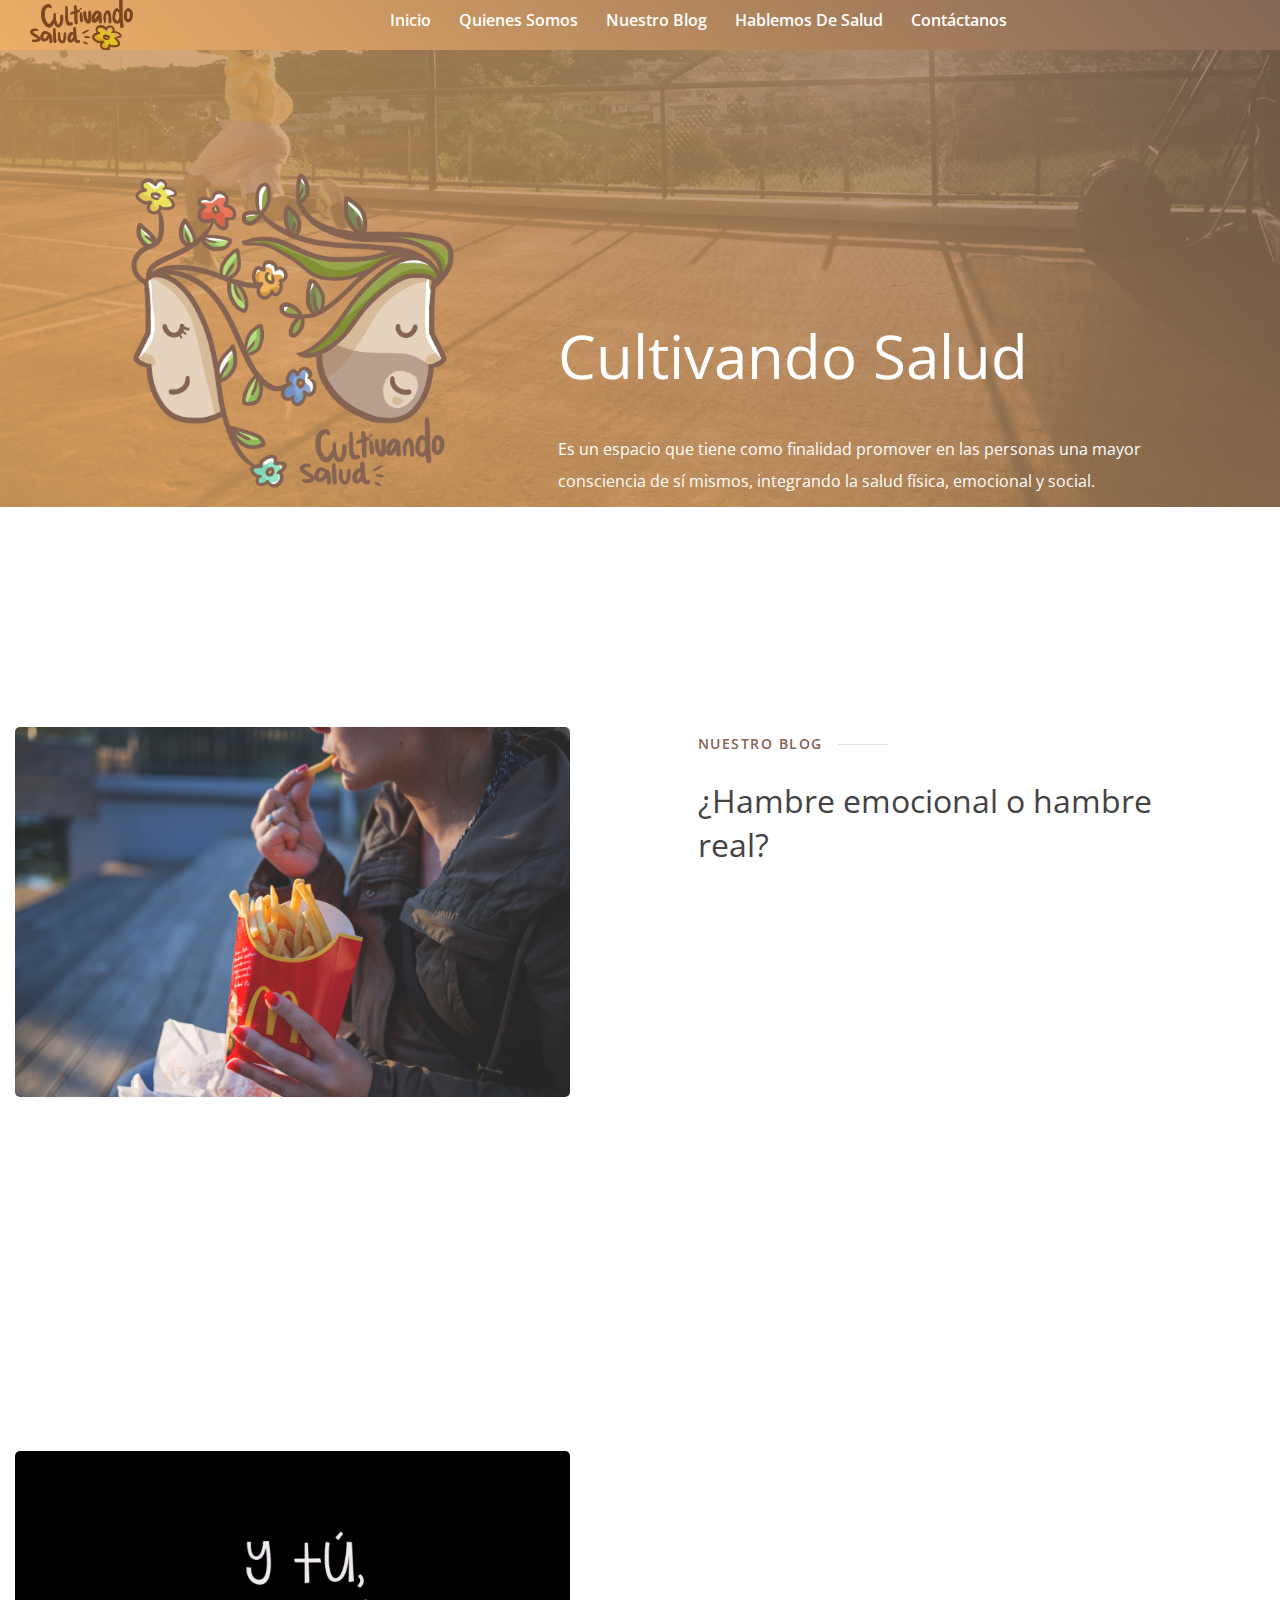
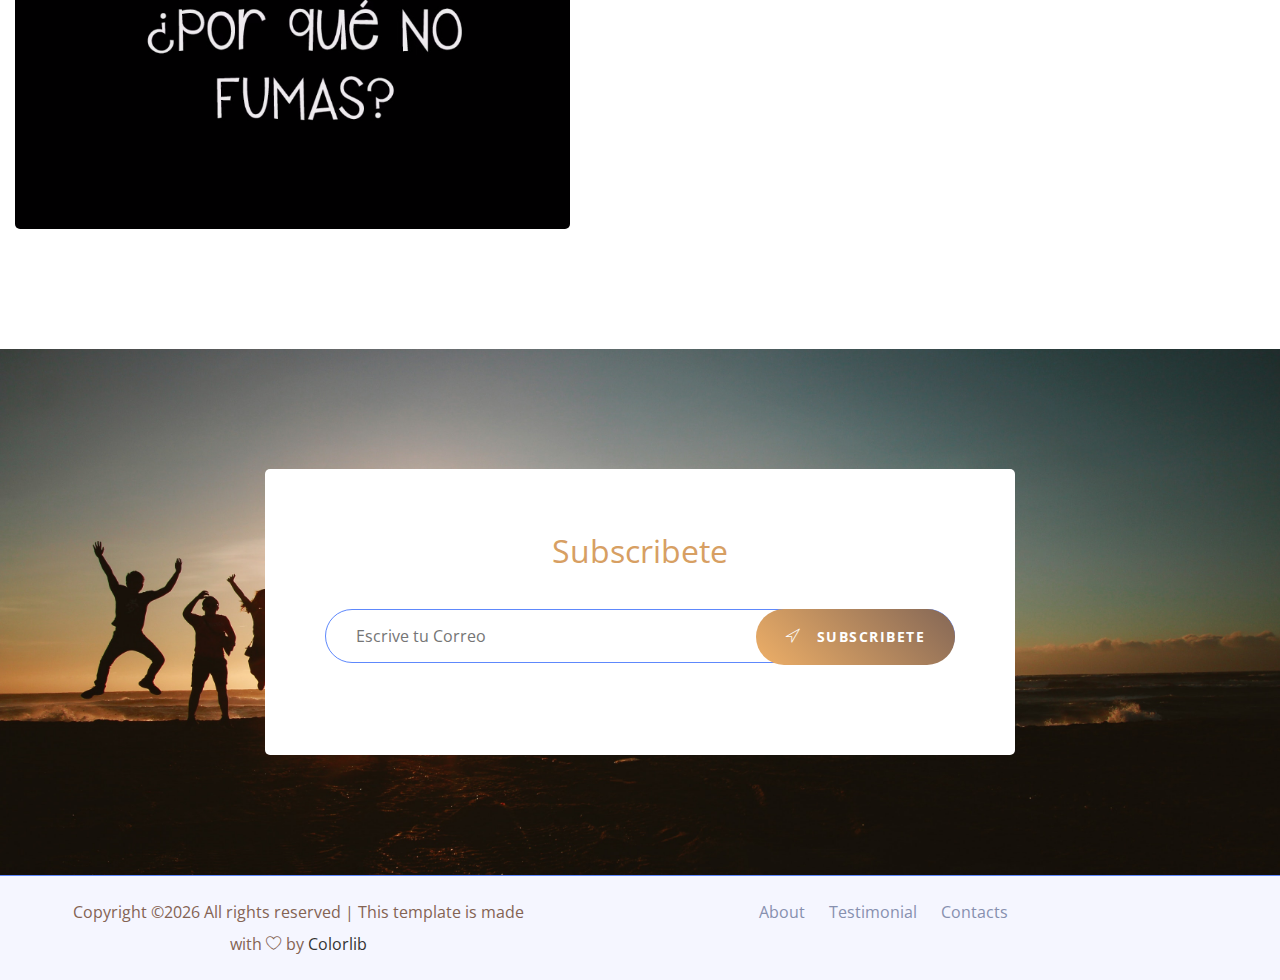
<file: appy/index.html>
<!doctype html>
<html class="no-js" lang="zxx">

<head>
    <meta charset="utf-8">
    <meta name="author" content="Sumon Rahman">
    <meta name="description" content="">
    <meta name="keywords" content="HTML,CSS,XML,JavaScript">
    <meta http-equiv="x-ua-compatible" content="ie=edge">
    <meta name="viewport" content="width=device-width, initial-scale=1.0">
    <!-- Title -->
    <title>Cultivando Salud</title>
    <!-- Place favicon.ico in the root directory -->
    <link rel="apple-touch-icon" href="images/apple-touch-icon.png">
    <link rel="shortcut icon" type="image/ico" href="images/favicon.ico" />
    <!-- Plugin-CSS -->
    <link rel="stylesheet" href="css/bootstrap.min.css">
    <link rel="stylesheet" href="css/owl.carousel.min.css">
    <link rel="stylesheet" href="css/linearicons.css">
    <link rel="stylesheet" href="css/magnific-popup.css">
    <link rel="stylesheet" href="css/animate.css">
    <!-- Main-Stylesheets -->
    <link rel="stylesheet" href="css/normalize.css">
    <link rel="stylesheet" href="style.css">
    <link rel="stylesheet" href="css/responsive.css">   
    <script src="js/vendor/modernizr-2.8.3.min.js"></script>
</head>

<body data-spy="scroll" data-target=".mainmenu-area">

    <nav class="mainmenu-area" data-spy="affix" data-offset-top="200">
        <div class="container-fluid">
            <div class="navbar-header">
                <button type="button" class="navbar-toggle" data-toggle="collapse" data-target="#primary_menu">
                    <span class="icon-bar"></span>
                    <span class="icon-bar"></span>
                    <span class="icon-bar"></span>
                </button>
               
                <a class="navbar-brand" href="#"><img src="images/cs.png" alt=/"cs" width=></a></div>
            <div class="collapse navbar-collapse" id="primary_menu">
                
                <ul class="nav navbar-nav mainmenu">
                    
                    <li><a href="index.html">Inicio</a></li>
                    <li><a href="quienessomos.html">Quienes somos</a></li>
                    <li><a href="nuestroblog.html">Nuestro Blog</a></li>
                    <li><a href="hablemosdesalud.html">Hablemos de salud</a></li>
                    <li><a href="contactanos.html">Contáctanos</a></li>
                </ul>
               
            </div>
        </div>
    </nav>
    <!-- MainMenu-Area-End -->
    <!-- Home-Area -->
    <header class="home-area overlay" id="home_page">
        <div class="container">
            <div class="row">
                <div class="col-xs-12 hidden-sm col-md-5">
                    <figure class="mobile-image wow fadeInUp" data-wow-delay="0.2s">
                        <img src="images/logo.png" alt="" class="logo_2">
                    </figure>
                </div>
                <div class="col-xs-12 col-md-7">
                    <div class="space-80 hidden-xs"></div>
                    <h1 class="wow fadeInUp" data-wow-delay="0.4s">Cultivando Salud</h1>
                    <div class="space-20"></div>
                    <div class="desc wow fadeInUp" data-wow-delay="0.6s">
                        <p>Es un espacio que tiene como finalidad promover en las personas una mayor consciencia de sí mismos, integrando la salud física, emocional y social.</p>
                    </div>
            </div>
        </div>
    </header>
    
    <section class="video-area section-padding">
        <div class="container">
            <div class="row">
                <div class="col-xs-12 col-md-6">
                    <div class="video-photo">
                       <img src="images/hambre2.jpg">
                    </div>
                </div>
                <div class="col-xs-12 col-md-5 col-md-offset-1">
                    <div class="space-60 hidden visible-xs"></div>
                    <div class="page-title">
                        <h5 class="title wow fadeInUp" data-wow-delay="0.2s">Nuestro blog</h5>
                        <div class="space-10"></div>
                        <h3 class="dark-color wow fadeInUp" data-wow-delay="0.4s">¿Hambre emocional o hambre real?</h3>
                        <div class="space-20"></div>
                        <div class="desc wow fadeInUp" data-wow-delay="0.6s">
                            <p>¿Te ha pasado? ¿Tienes mucha hambre a pesar de ya haber comido? Muchos decimos inmediatamente “es por la ansiedad”, y en muchos casos es cierto, la ansiedad no nos permite quedarnos quietos y pareciese que lo único que logra calmarnos es comer algo, para así estar “ocupados” en algo… ¿pero qué tan cierto es eso?</p>
                        </div>
                        <div class="space-50"></div>
                        <a href="single.html" class="bttn-default wow fadeInUp" data-wow-delay="0.8s">Entra aquí</a>
                    </div>
                </div>
            </div>
        </div>
    </section>

    <section class="video-area section-padding">
        <div class="container">
            <div class="row">
                <div class="col-xs-12 col-md-6">
                   
                    <div class="video-photo"> 
                     <img src="images/porquenofumas.png">                    
               
                    </div>
                </div>
                <div class="col-xs-12 col-md-5 col-md-offset-1">
                    <div class="space-60 hidden visible-xs"></div>
                    <div class="page-title">
                        <h5 class="title wow fadeInUp" data-wow-delay="0.2s">Hablemos de salud</h5>
                        <div class="space-10"></div>
                        <h3 class="dark-color wow fadeInUp" data-wow-delay="0.4s">Motivos para no fumar</h3>
                        <div class="space-20"></div>
                        <div class="desc wow fadeInUp" data-wow-delay="0.6s">
                            <p>Varias personas nos cuentan sus motivos para no fumar o porque han dejado de fumar en el dia del no fumador</p>
                        </div>
                        <div class="space-50"></div>
                        <a href="hablemosdesalud.html" class="bttn-default wow fadeInUp" data-wow-delay="0.8s">Entra aquí</a>
                    </div>
                </div>
            </div>
        </div>
    </section>  
   
    <section class="subscribe-area section-padding">
        <div class="container">
            <div class="row">
                <div class="col-xs-12 col-sm-8 col-sm-offset-2">
                    <div class="subscribe-form text-center">
                        <h3 class="blue-color">Subscribete  </h3>
                        <div class="space-20"></div>
                        <form id="mc-form">
                            <input type="email" class="control" placeholder="Escrive tu Correo" required="required" id="mc-email">
                            <button class="bttn-white active" type="submit"><span class="lnr lnr-location"></span> Subscribete</button>
                            <label class="mt10" for="mc-email"></label>
                        </form>
                    </div>
                </div>
            </div>
        </div>
    </section>
    <!-- Subscribe-Form-Area -->
    <!-- Footer-Area -->
  <!-- Footer-Area -->
    <footer class="footer-area" id="contact_page">
       
        <!-- Footer-Bootom -->
        <div class="footer-bottom">
            <div class="container">
                <div class="row">
                    <div class="col-xs-12 col-md-5">
                        <!-- Link back to Colorlib can't be removed. Template is licensed under CC BY 3.0. -->
            <span>Copyright &copy;<script>document.write(new Date().getFullYear());</script> All rights reserved | This template is made with <i class="lnr lnr-heart" aria-hidden="true"></i> by <a href="https://colorlib.com" target="_blank">Colorlib</a></span>
            <!-- Link back to Colorlib can't be removed. Template is licensed under CC BY 3.0. -->
                        <div class="space-30 hidden visible-xs"></div>
                    </div>
                    <div class="col-xs-12 col-md-7">
                        <div class="footer-menu">
                            <ul>
                                <li><a href="#">About</a></li>
                                <li><a href="#">Testimonial</a></li>
                                <li><a href="#">Contacts</a></li>
                            </ul>
                        </div>
                    </div>
                </div>
            </div>
        </div>
        <!-- Footer-Bootom-End -->
    </footer>
    <!-- Footer-Area-End -->
    <!--Vendor-JS-->
    <script src="js/vendor/jquery-1.12.4.min.js"></script>
    <script src="js/vendor/jquery-ui.js"></script>
    <script src="js/vendor/bootstrap.min.js"></script>
    <!--Plugin-JS-->
    <script src="js/owl.carousel.min.js"></script>
    <script src="js/contact-form.js"></script>
    <script src="js/ajaxchimp.js"></script>
    <script src="js/scrollUp.min.js"></script>
    <script src="js/magnific-popup.min.js"></script>
    <script src="js/wow.min.js"></script>
    <!--Main-active-JS-->
    <script src="js/main.js"></script>
</body>

</html>
</file>
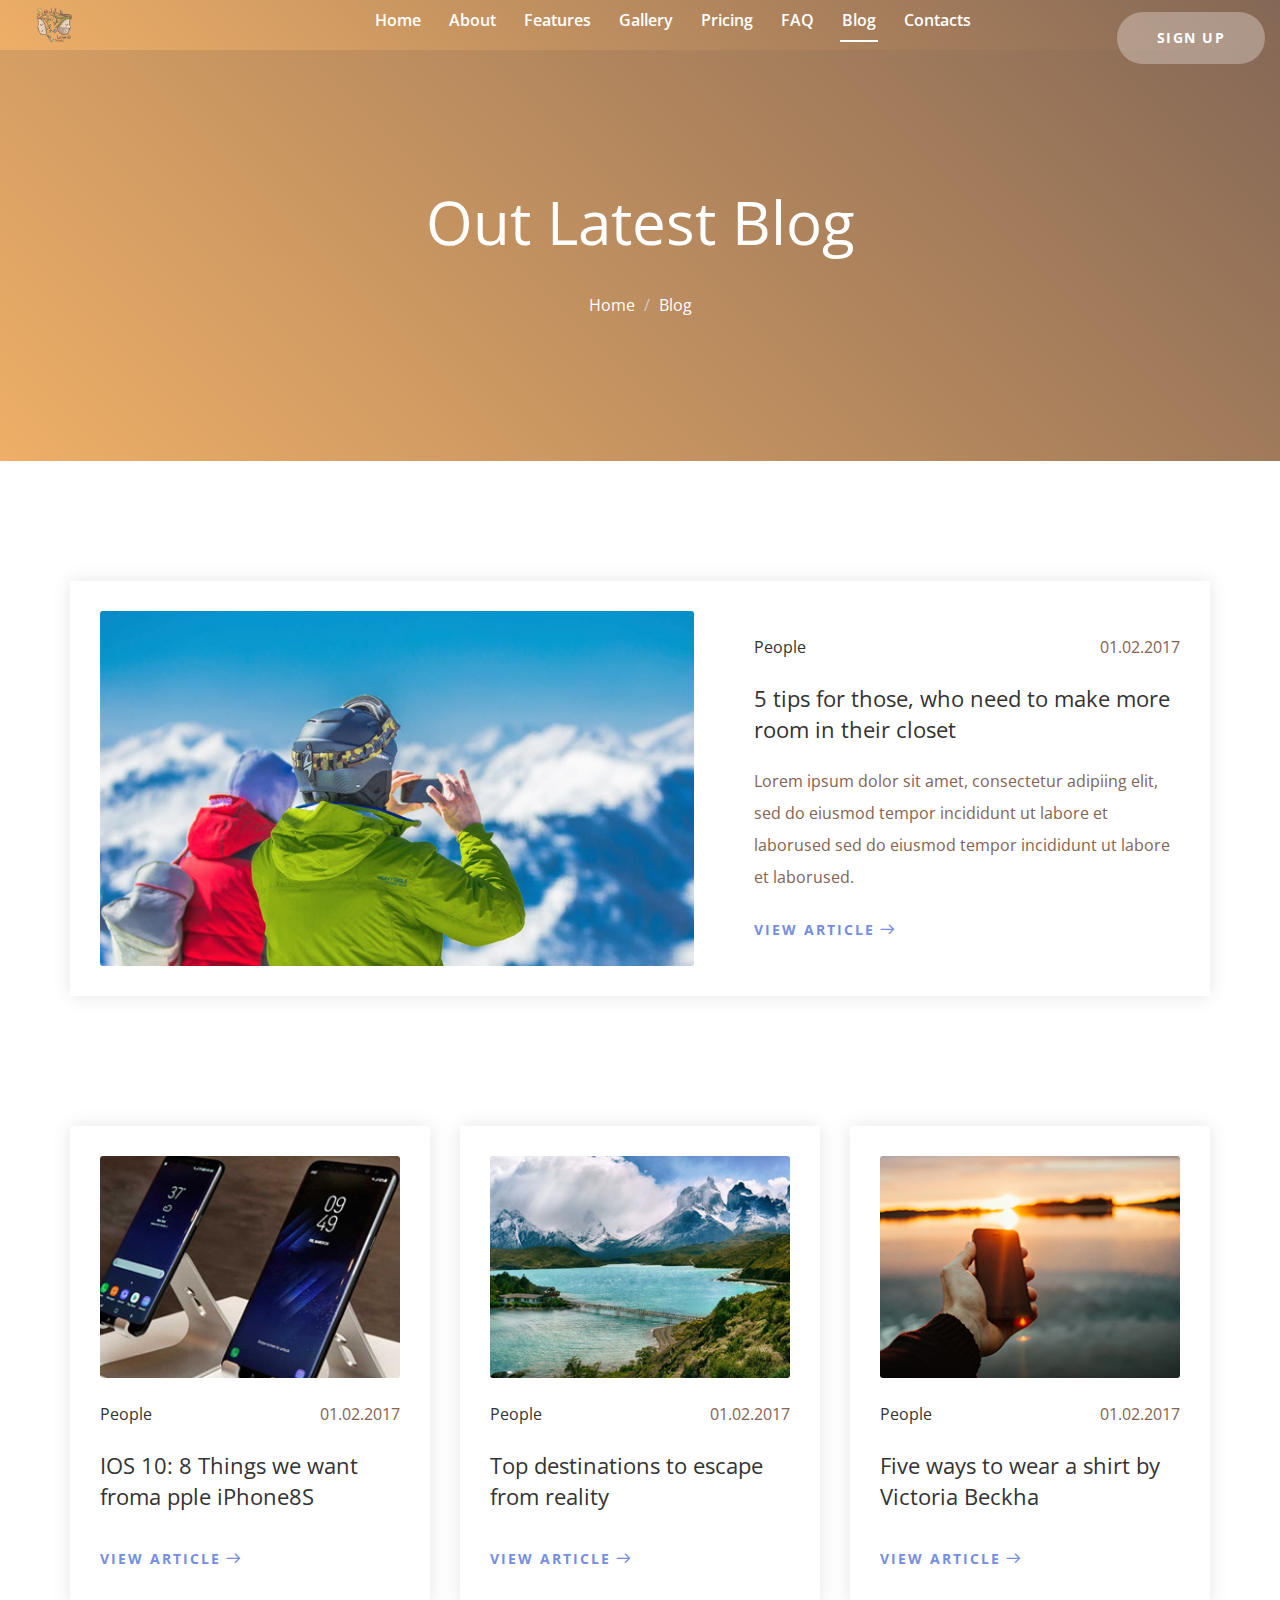
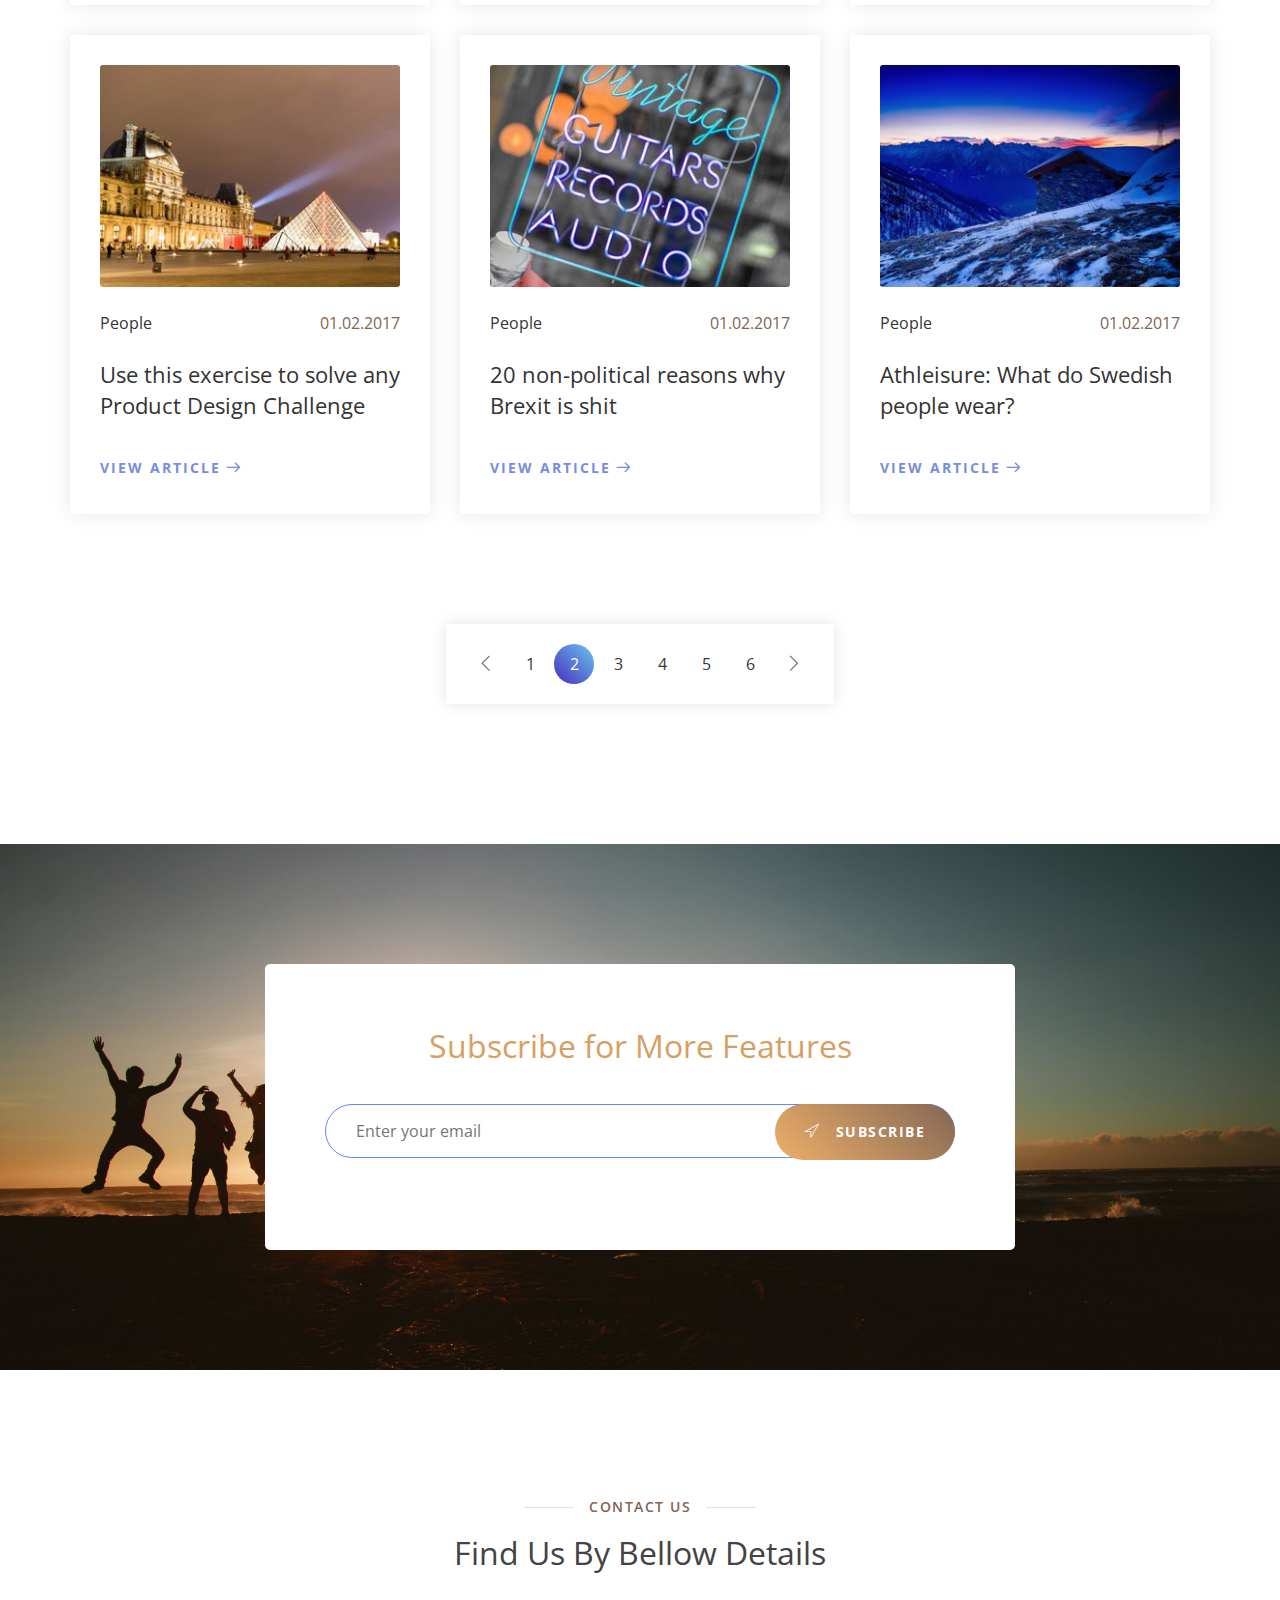
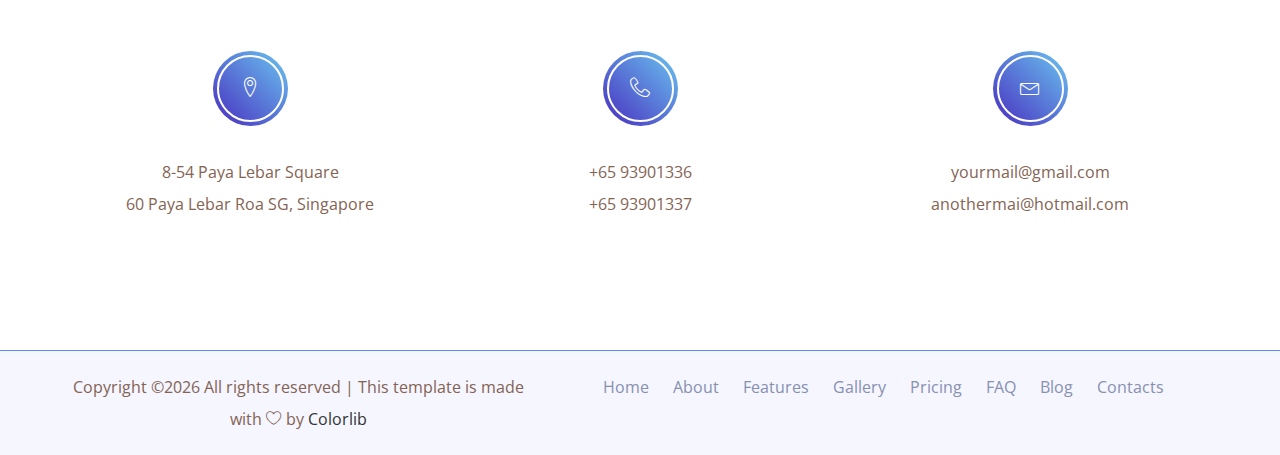
<file: appy/blog.html>
<!doctype html>
<html class="no-js" lang="zxx">

<head>
    <meta charset="utf-8">
    <meta name="author" content="Ashekur Rahman">
    <meta name="description" content="">
    <meta name="keywords" content="HTML,CSS,XML,JavaScript">
    <meta http-equiv="x-ua-compatible" content="ie=edge">
    <meta name="viewport" content="width=device-width, initial-scale=1.0">
    <!-- Title -->
    <title>Appy App Landing Template.</title>
    <!-- Place favicon.ico in the root directory -->
    <link rel="apple-touch-icon" href="images/apple-touch-icon.png">
    <link rel="shortcut icon" type="image/ico" href="images/favicon.ico" />
    <!-- Plugin-CSS -->
    <link rel="stylesheet" href="css/bootstrap.min.css">
    <link rel="stylesheet" href="css/owl.carousel.min.css">
    <link rel="stylesheet" href="css/linearicons.css">
    <link rel="stylesheet" href="css/magnific-popup.css">
    <link rel="stylesheet" href="css/animate.css">
    <!-- Main-Stylesheets -->
    <link rel="stylesheet" href="css/normalize.css">
    <link rel="stylesheet" href="style.css">
    <link rel="stylesheet" href="css/responsive.css">
    <script src="js/vendor/modernizr-2.8.3.min.js"></script>
    <!--[if lt IE 9]>
        <script src="//oss.maxcdn.com/html5shiv/3.7.2/html5shiv.min.js"></script>
        <script src="//oss.maxcdn.com/respond/1.4.2/respond.min.js"></script>
    <![endif]-->
</head>

<body data-spy="scroll" data-target=".mainmenu-area">
    <!-- Preloader-content -->
    <div class="preloader">
        <span><i class="lnr lnr-sun"></i></span>
    </div>
    <!-- MainMenu-Area -->
    <nav class="mainmenu-area" data-spy="affix" data-offset-top="200">
        <div class="container-fluid">
            <div class="navbar-header">
                <button type="button" class="navbar-toggle" data-toggle="collapse" data-target="#primary_menu">
                    <span class="icon-bar"></span>
                    <span class="icon-bar"></span>
                    <span class="icon-bar"></span>
                </button>
                <a class="navbar-brand" href="#"><img src="images/logo.png" alt="Logo"></a>
            </div>
            <div class="collapse navbar-collapse" id="primary_menu">
                <ul class="nav navbar-nav mainmenu">
                    <li><a href="index.html#home_page">Home</a></li>
                    <li><a href="index.html#about_page">About</a></li>
                    <li><a href="index.html#features_page">Features</a></li>
                    <li><a href="index.html#gallery_page">Gallery</a></li>
                    <li><a href="index.html#price_page">Pricing</a></li>
                    <li><a href="index.html#questions_page">FAQ</a></li>
                    <li class="active"><a href="blog.html">Blog</a></li>
                    <li><a href="index.html#contact_page">Contacts</a></li>
                </ul>
                <div class="right-button hidden-xs">
                    <a href="#">Sign Up</a>
                </div>
            </div>
        </div>
    </nav>
    <!-- MainMenu-Area-End -->

    <header class="site-header">
        <div class="container">
            <div class="row">
                <div class="col-xs-12 text-center">
                    <h1 class="white-color">Out Latest Blog</h1>
                    <ul class="breadcrumb">
                        <li><a href="index.html">Home</a></li>
                        <li>Blog</li>
                    </ul>
                </div>
            </div>
        </div>
    </header>
    <div class="section-padding">
        <div class="container">
            <div class="row">
                <div class="col-xs-12">
                    <article class="post-single sticky">
                        <figure class="post-media">
                            <img src="images/sticky-image.jpg" alt="">
                        </figure>
                        <div class="post-body">
                            <div class="post-meta">
                                <div class="post-tags"><a href="#">People</a></div>
                                <div class="post-date">01.02.2017</div>
                            </div>
                            <h4 class="dark-color"><a href="single.html">5 tips for those, who need to make more room in their closet</a></h4>
                            <p>Lorem ipsum dolor sit amet, consectetur adipiing elit, sed do eiusmod tempor incididunt ut labore et laborused sed do eiusmod tempor incididunt ut labore et laborused.</p>
                            <a href="single.html" class="read-more">View Article</a>
                        </div>
                    </article>
                    <div class="space-100"></div>
                </div>
            </div>
            <div class="row">
                <div class="col-xs-12 col-sm-6 col-md-4">
                    <article class="post-single">
                        <figure class="post-media">
                            <img src="images/blog-1.jpg" alt="">
                        </figure>
                        <div class="post-body">
                            <div class="post-meta">
                                <div class="post-tags"><a href="#">People</a></div>
                                <div class="post-date">01.02.2017</div>
                            </div>
                            <h4 class="dark-color"><a href="single.html">IOS 10: 8 Things we want froma pple iPhone8S</a></h4>
                            <a href="single.html" class="read-more">View Article</a>
                        </div>
                    </article>
                </div>
                <div class="col-xs-12 col-sm-6 col-md-4">
                    <article class="post-single">
                        <figure class="post-media">
                            <img src="images/blog-2.jpg" alt="">
                        </figure>
                        <div class="post-body">
                            <div class="post-meta">
                                <div class="post-tags"><a href="#">People</a></div>
                                <div class="post-date">01.02.2017</div>
                            </div>
                            <h4 class="dark-color"><a href="single.html">Top destinations to escape from reality</a></h4>
                            <a href="single.html" class="read-more">View Article</a>
                        </div>
                    </article>
                </div>
                <div class="col-xs-12 col-sm-6 col-md-4">
                    <article class="post-single">
                        <figure class="post-media">
                            <img src="images/blog-3.jpg" alt="">
                        </figure>
                        <div class="post-body">
                            <div class="post-meta">
                                <div class="post-tags"><a href="#">People</a></div>
                                <div class="post-date">01.02.2017</div>
                            </div>
                            <h4 class="dark-color"><a href="single.html">Five ways to wear a shirt by Victoria Beckha</a></h4>
                            <a href="single.html" class="read-more">View Article</a>
                        </div>
                    </article>
                </div>
                <div class="col-xs-12 col-sm-6 col-md-4">
                    <article class="post-single">
                        <figure class="post-media">
                            <img src="images/blog-4.jpg" alt="">
                        </figure>
                        <div class="post-body">
                            <div class="post-meta">
                                <div class="post-tags"><a href="#">People</a></div>
                                <div class="post-date">01.02.2017</div>
                            </div>
                            <h4 class="dark-color"><a href="single.html">Use this exercise to solve any Product Design Challenge</a></h4>
                            <a href="single.html" class="read-more">View Article</a>
                        </div>
                    </article>
                </div>
                <div class="col-xs-12 col-sm-6 col-md-4">
                    <article class="post-single">
                        <figure class="post-media">
                            <img src="images/blog-5.jpg" alt="">
                        </figure>
                        <div class="post-body">
                            <div class="post-meta">
                                <div class="post-tags"><a href="#">People</a></div>
                                <div class="post-date">01.02.2017</div>
                            </div>
                            <h4 class="dark-color"><a href="single.html">20 non-political reasons why Brexit is shit</a></h4>
                            <a href="single.html" class="read-more">View Article</a>
                        </div>
                    </article>
                </div>
                <div class="col-xs-12 col-sm-6 col-md-4">
                    <article class="post-single">
                        <figure class="post-media">
                            <img src="images/blog-6.jpg" alt="">
                        </figure>
                        <div class="post-body">
                            <div class="post-meta">
                                <div class="post-tags"><a href="#">People</a></div>
                                <div class="post-date">01.02.2017</div>
                            </div>
                            <h4 class="dark-color"><a href="single.html">Athleisure: What do Swedish people wear?</a></h4>
                            <a href="single.html" class="read-more">View Article</a>
                        </div>
                    </article>
                </div>
            </div>
            <div class="row">
                <div class="col-xs-12">
                    <div class="pagination">
                        <div class="nav-links">
                            <a href="#" class="prev page-numbers"><i class="lnr lnr-chevron-left"></i></a>
                            <a href="#" class="page-numbers">1</a>
                            <span class="page-numbers current">2</span>
                            <a href="#" class="page-numbers">3</a>
                            <a href="#" class="page-numbers">4</a>
                            <a href="#" class="page-numbers">5</a>
                            <a href="#" class="page-numbers">6</a>
                            <a href="#" class="next page-numbers"><i class="lnr lnr-chevron-right"></i></a>
                        </div>
                    </div>
                </div>
            </div>
        </div>
    </div>
    <!-- Subscribe-Form -->
    <div class="subscribe-area section-padding">
        <div class="container">
            <div class="row">
                <div class="col-xs-12 col-sm-8 col-sm-offset-2">
                    <div class="subscribe-form text-center">
                        <h3 class="blue-color">Subscribe for More Features</h3>
                        <div class="space-20"></div>
                        <form id="mc-form">
                            <input type="email" class="control" placeholder="Enter your email" required="required" id="mc-email">
                            <button class="bttn-white active" type="submit"><span class="lnr lnr-location"></span> Subscribe</button>
                            <label class="mt10" for="mc-email"></label>
                        </form>
                    </div>
                </div>
            </div>
        </div>
    </div>
    <!-- Subscribe-Form-Area -->
    <!-- Footer-Area -->
    <footer class="footer-area" id="contact_page">
        <div class="section-padding">
            <div class="container">
                <div class="row">
                    <div class="col-xs-12">
                        <div class="page-title text-center">
                            <h5 class="title">Contact US</h5>
                            <h3 class="dark-color">Find Us By Bellow Details</h3>
                            <div class="space-60"></div>
                        </div>
                    </div>
                </div>
                <div class="row">
                    <div class="col-xs-12 col-sm-4">
                        <div class="footer-box">
                            <div class="box-icon">
                                <span class="lnr lnr-map-marker"></span>
                            </div>
                            <p>8-54 Paya Lebar Square <br /> 60 Paya Lebar Roa SG, Singapore</p>
                        </div>
                        <div class="space-30 hidden visible-xs"></div>
                    </div>
                    <div class="col-xs-12 col-sm-4">
                        <div class="footer-box">
                            <div class="box-icon">
                                <span class="lnr lnr-phone-handset"></span>
                            </div>
                            <p>+65 93901336 <br /> +65 93901337</p>
                        </div>
                        <div class="space-30 hidden visible-xs"></div>
                    </div>
                    <div class="col-xs-12 col-sm-4">
                        <div class="footer-box">
                            <div class="box-icon">
                                <span class="lnr lnr-envelope"></span>
                            </div>
                            <p>yourmail@gmail.com <br /> anothermai@hotmail.com
                            </p>
                        </div>
                    </div>
                </div>
            </div>
        </div>
        <!-- Footer-Bootom -->
        <div class="footer-bottom">
            <div class="container">
                <div class="row">
                    <div class="col-xs-12 col-md-5">

                        <!-- Link back to Colorlib can't be removed. Template is licensed under CC BY 3.0. -->
            <span>Copyright &copy;<script>document.write(new Date().getFullYear());</script> All rights reserved | This template is made with <i class="lnr lnr-heart" aria-hidden="true"></i> by <a href="https://colorlib.com" target="_blank">Colorlib</a></span>
            <!-- Link back to Colorlib can't be removed. Template is licensed under CC BY 3.0. -->
                        <div class="space-30 hidden visible-xs"></div>
                    </div>
                    <div class="col-xs-12 col-md-7">
                        <div class="footer-menu">
                            <ul>
                                <li class="active"><a href="index.html#home_page">Home</a></li>
                                <li><a href="index.html#about_page">About</a></li>
                                <li><a href="index.html#features_page">Features</a></li>
                                <li><a href="index.html#gallery_page">Gallery</a></li>
                                <li><a href="index.html#price_page">Pricing</a></li>
                                <li><a href="index.html#questions_page">FAQ</a></li>
                                <li><a href="blog.html">Blog</a></li>
                                <li><a href="index.html#contact_page">Contacts</a></li>
                            </ul>
                        </div>
                    </div>
                </div>
            </div>
        </div>
        <!-- Footer-Bootom-End -->
    </footer>
    <!-- Footer-Area-End -->
    <!--Vendor-JS-->
    <script src="js/vendor/jquery-1.12.4.min.js"></script>
    <script src="js/vendor/jquery-ui.js"></script>
    <script src="js/vendor/bootstrap.min.js"></script>
    <!--Plugin-JS-->
    <script src="js/owl.carousel.min.js"></script>
    <script src="js/contact-form.js"></script>
    <script src="js/ajaxchimp.js"></script>
    <script src="js/scrollUp.min.js"></script>
    <script src="js/magnific-popup.min.js"></script>
    <script src="js/wow.min.js"></script>
    <!--Main-active-JS-->
    <script src="js/main.js"></script>
</body>

</html>
</file>
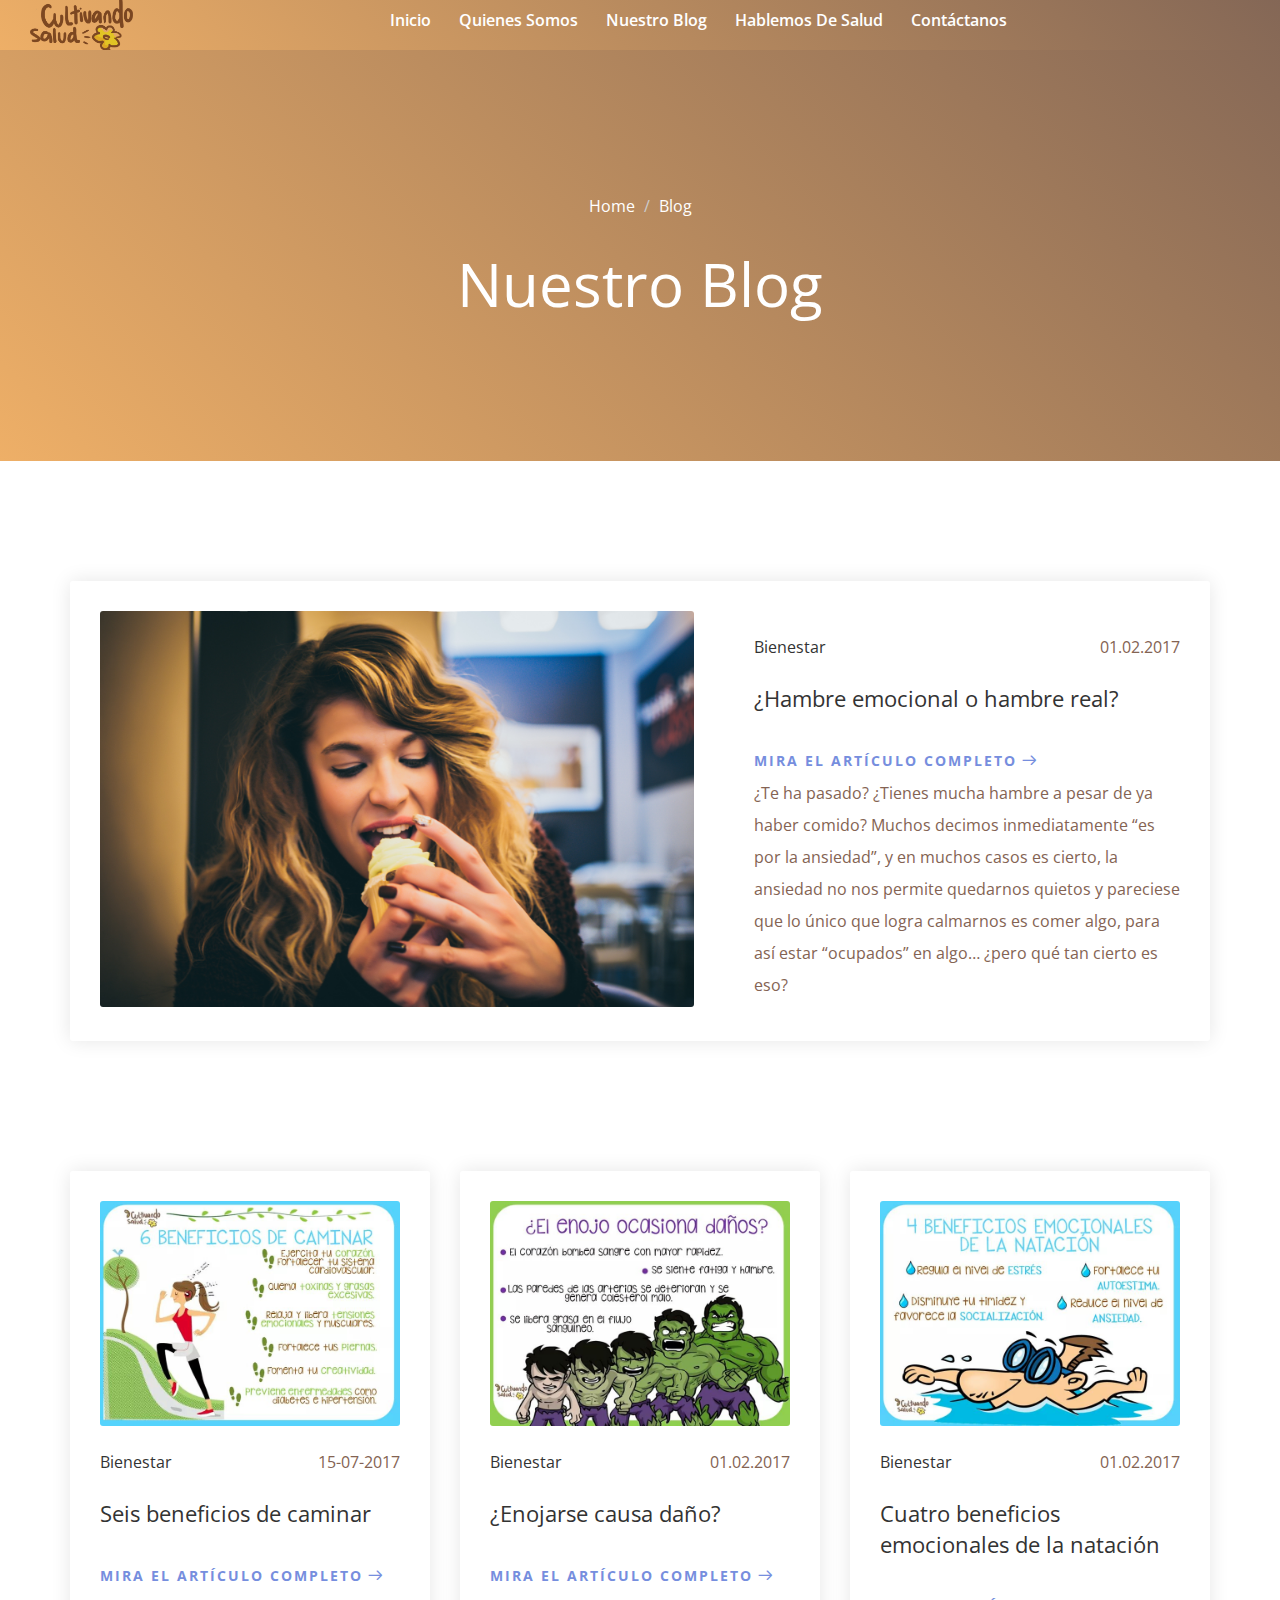
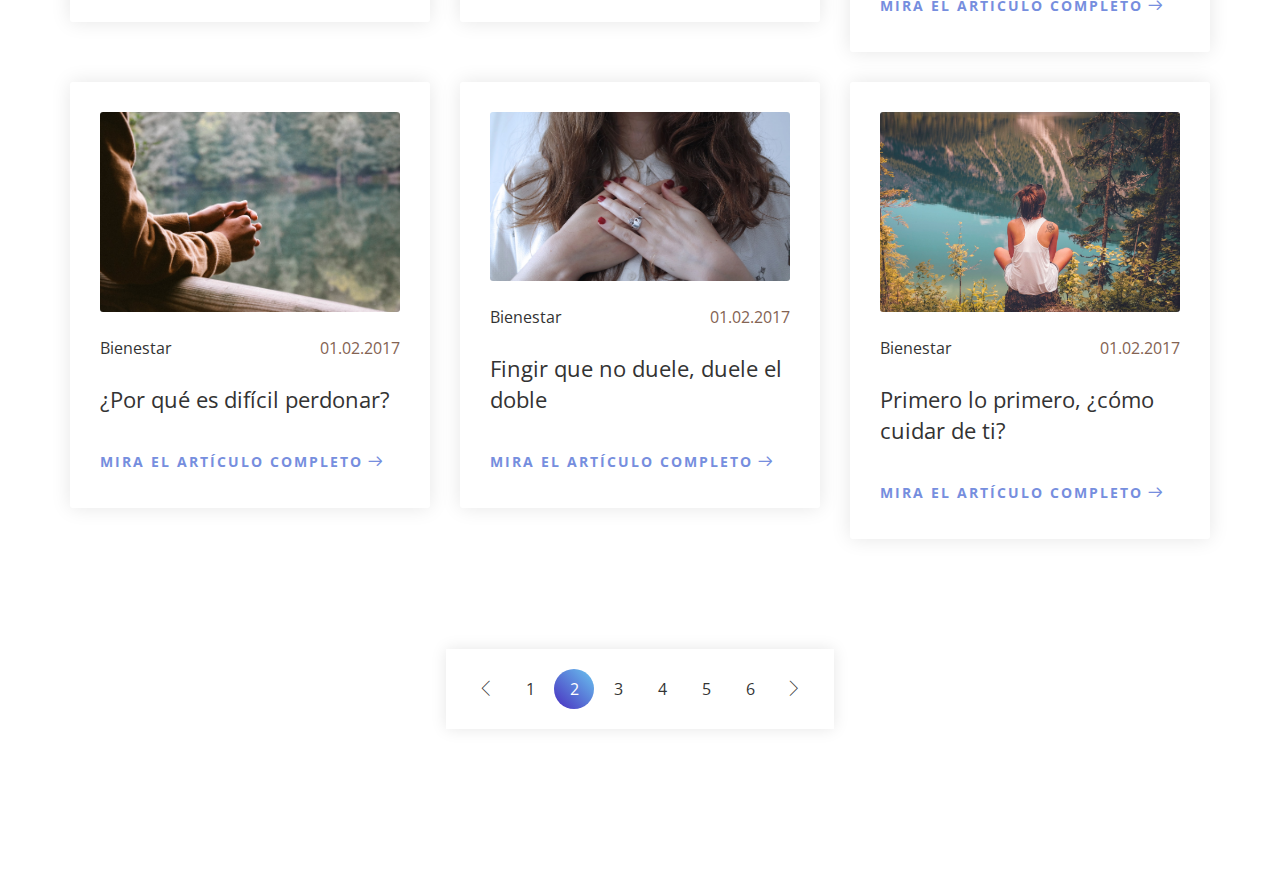
<file: appy/nuestroblog.html>
<!DOCTYPE html>
<html>
<head>
	<title></title>
    <meta charset="utf-8">
    <meta name="author" content="Sumon Rahman">
    <meta name="description" content="">
    <meta name="keywords" content="HTML,CSS,XML,JavaScript">
    <meta http-equiv="x-ua-compatible" content="ie=edge">
    <meta name="viewport" content="width=device-width, initial-scale=1.0">
    <!-- Title -->
    <title>Cultivando Salud</title>
    <!-- Place favicon.ico in the root directory -->
    <link rel="apple-touch-icon" href="images/apple-touch-icon.png">
    <link rel="shortcut icon" type="image/ico" href="images/favicon.ico" />
    <!-- Plugin-CSS -->
    <link rel="stylesheet" href="css/bootstrap.min.css">
    <link rel="stylesheet" href="css/owl.carousel.min.css">
    <link rel="stylesheet" href="css/linearicons.css">
    <link rel="stylesheet" href="css/magnific-popup.css">
    <link rel="stylesheet" href="css/animate.css">
    <!-- Main-Stylesheets -->
    <link rel="stylesheet" href="css/normalize.css">
    <link rel="stylesheet" href="style.css">
    <link rel="stylesheet" href="css/responsive.css">   
    <script src="js/vendor/modernizr-2.8.3.min.js"></script>
    <!--[if lt IE 9]>
        <script src="//oss.maxcdn.com/html5shiv/3.7.2/html5shiv.min.js"></script>
        <script src="//oss.maxcdn.com/respond/1.4.2/respond.min.js"></script>
    <![endif]-->
</head>
<body>

<header>
    <nav class="mainmenu-area" data-spy="affix" data-offset-top="200">
        <div class="container-fluid">
            <div class="navbar-header">
                <button type="button" class="navbar-toggle" data-toggle="collapse" data-target="#primary_menu">
                    <span class="icon-bar"></span>
                    <span class="icon-bar"></span>
                    <span class="icon-bar"></span>
                </button>
                <a class="navbar-brand" href="#"><img src="images/cs.png" alt=/"cs" width=></a>
            </div>
            <div class="collapse navbar-collapse" id="primary_menu">
                
                <ul class="nav navbar-nav mainmenu">
                    
                    <li><a href="index.html">Inicio</a></li>
                    <li><a href="quienessomos.html">Quienes somos</a></li>
                    <li><a href="nuestroblog.html">Nuestro Blog</a></li>
                    <li><a href="hablemosdesalud.html">Hablemos de salud</a></li>
                    <li><a href="contactanos.htm"l>Contáctanos</a></li>
                </ul>
               
            </div>
        </div>
    </nav>

     

<header class="site-header">
        <div class="container"><div class="row">
                <div class="col-xs-12 text-center">
  
                    <ul class="breadcrumb">
                        <li><a href="index.html">Home</a></li>
                        <li>Blog</li>
                    </ul>
                </div>
            </div>
            <div class="row">
                <div class="col-xs-12 text-center">
                    <h1 class="white-color">Nuestro Blog</h1>
                    
                </div>
            </div>
        </div>
    </header>
    <div class="section-padding">
        <div class="container">
            <div class="row">
                <div class="col-xs-12">
                    <article class="post-single sticky">
                        <figure class="post-media">
                            <img src="images/hambre.jpg" alt="">
                        </figure>
                        <div class="post-body">
                            <div class="post-meta">
                                <div class="post-tags"><a href="#">Bienestar</a></div>
                                <div class="post-date">01.02.2017</div>
                            </div>
                            <h4 class="dark-color"><a href="single.html">¿Hambre emocional o hambre real?</a></h4>
                            <a href="single.html" class="read-more">Mira el artículo completo</a>
                            <p>¿Te ha pasado? ¿Tienes mucha hambre a pesar de ya haber comido? Muchos decimos inmediatamente “es por la ansiedad”, y en muchos casos es cierto, la ansiedad no nos permite quedarnos quietos y pareciese que lo único que logra calmarnos es comer algo, para así estar “ocupados” en algo… ¿pero qué tan cierto es eso?</p>
                        </div>
                    </article>
                    <div class="space-100"></div>
                </div>
            </div>
            <div class="row">
                <div class="col-xs-12 col-sm-6 col-md-4">
                    <article class="post-single">
                        <figure class="post-media">
                            <img src="images/caminar.jpg" alt="">
                        </figure>
                        <div class="post-body">
                            <div class="post-meta">
                                <div class="post-tags"><a href="#">Bienestar</a></div>
                                <div class="post-date">	15-07-2017</div>
                            </div>
                            <h4 class="dark-color"><a href="single.html">Seis beneficios de caminar</a></h4>
                            <a href="single.html" class="read-more">Mira el artículo completo</a>

                        </div>
                    </article>
                </div>
                <div class="col-xs-12 col-sm-6 col-md-4">
                    <article class="post-single">
                        <figure class="post-media">
                            <img src="images/enojo.jpg" alt="">
                        </figure>
                        <div class="post-body">
                            <div class="post-meta">
                                <div class="post-tags"><a href="#">Bienestar</a></div>
                                <div class="post-date">01.02.2017</div>
                            </div>
                            <h4 class="dark-color"><a href="single.html">¿Enojarse causa daño?</a></h4>
                            <a href="single.html" class="read-more">Mira el artículo completo</a>
                        </div>
                    </article>
                </div>
                <div class="col-xs-12 col-sm-6 col-md-4">
                    <article class="post-single">
                        <figure class="post-media">
                            <img src="images/natacion.jpg" alt="">
                        </figure>
                        <div class="post-body">
                            <div class="post-meta">
                                <div class="post-tags"><a href="#">Bienestar</a></div>
                                <div class="post-date">01.02.2017</div>
                            </div>
                            <h4 class="dark-color"><a href="single.html">Cuatro beneficios emocionales de la natación</a></h4>
                            <a href="single.html" class="read-more">Mira el artículo completo</a>
                        </div>
                    </article>
                </div>
                <div class="col-xs-12 col-sm-6 col-md-4">
                    <article class="post-single">
                        <figure class="post-media">
                            <img src="images/foto1.jpg" alt="">
                        </figure>
                        <div class="post-body">
                            <div class="post-meta">
                                <div class="post-tags"><a href="#">Bienestar</a></div>
                                <div class="post-date">01.02.2017</div>
                            </div>
                            <h4 class="dark-color"><a href="single.html">¿Por qué es difícil perdonar?</a></h4>
                            <a href="single.html" class="read-more">Mira el artículo completo</a>
                        </div>
                    </article>
                </div>
                <div class="col-xs-12 col-sm-6 col-md-4">
                    <article class="post-single">
                        <figure class="post-media">
                            <img src="images/foto3.jpg" alt="">
                        </figure>
                        <div class="post-body">
                            <div class="post-meta">
                                <div class="post-tags"><a href="#">Bienestar</a></div>
                                <div class="post-date">01.02.2017</div>
                            </div>
                            <h4 class="dark-color"><a href="single.html">Fingir que no duele, duele el doble</a></h4>
                            <a href="single.html" class="read-more">Mira el artículo completo</a>
                        </div>
                    </article>
                </div>
                <div class="col-xs-12 col-sm-6 col-md-4">
                    <article class="post-single">
                        <figure class="post-media">
                            <img src="images/foto2.jpg" alt="">
                        </figure>
                        <div class="post-body">
                            <div class="post-meta">
                                <div class="post-tags"><a href="#">Bienestar</a></div>
                                <div class="post-date">01.02.2017</div>
                            </div>
                            <h4 class="dark-color"><a href="single.html">Primero lo primero, ¿cómo cuidar de ti?</a></h4>
                            <a href="single.html" class="read-more">Mira el artículo completo</a>
                        </div>
                    </article>
                </div>
            </div>
            <div class="row">
                <div class="col-xs-12">
                    <div class="pagination">
                        <div class="nav-links">
                            <a href="#" class="prev page-numbers"><i class="lnr lnr-chevron-left"></i></a>
                            <a href="#" class="page-numbers">1</a>
                            <span class="page-numbers current">2</span>
                            <a href="#" class="page-numbers">3</a>
                            <a href="#" class="page-numbers">4</a>
                            <a href="#" class="page-numbers">5</a>
                            <a href="#" class="page-numbers">6</a>
                            <a href="#" class="next page-numbers"><i class="lnr lnr-chevron-right"></i></a>
                        </div>
                    </div>
                </div>
            </div>
        </div>
    </div>

</body>
</html>
</file>
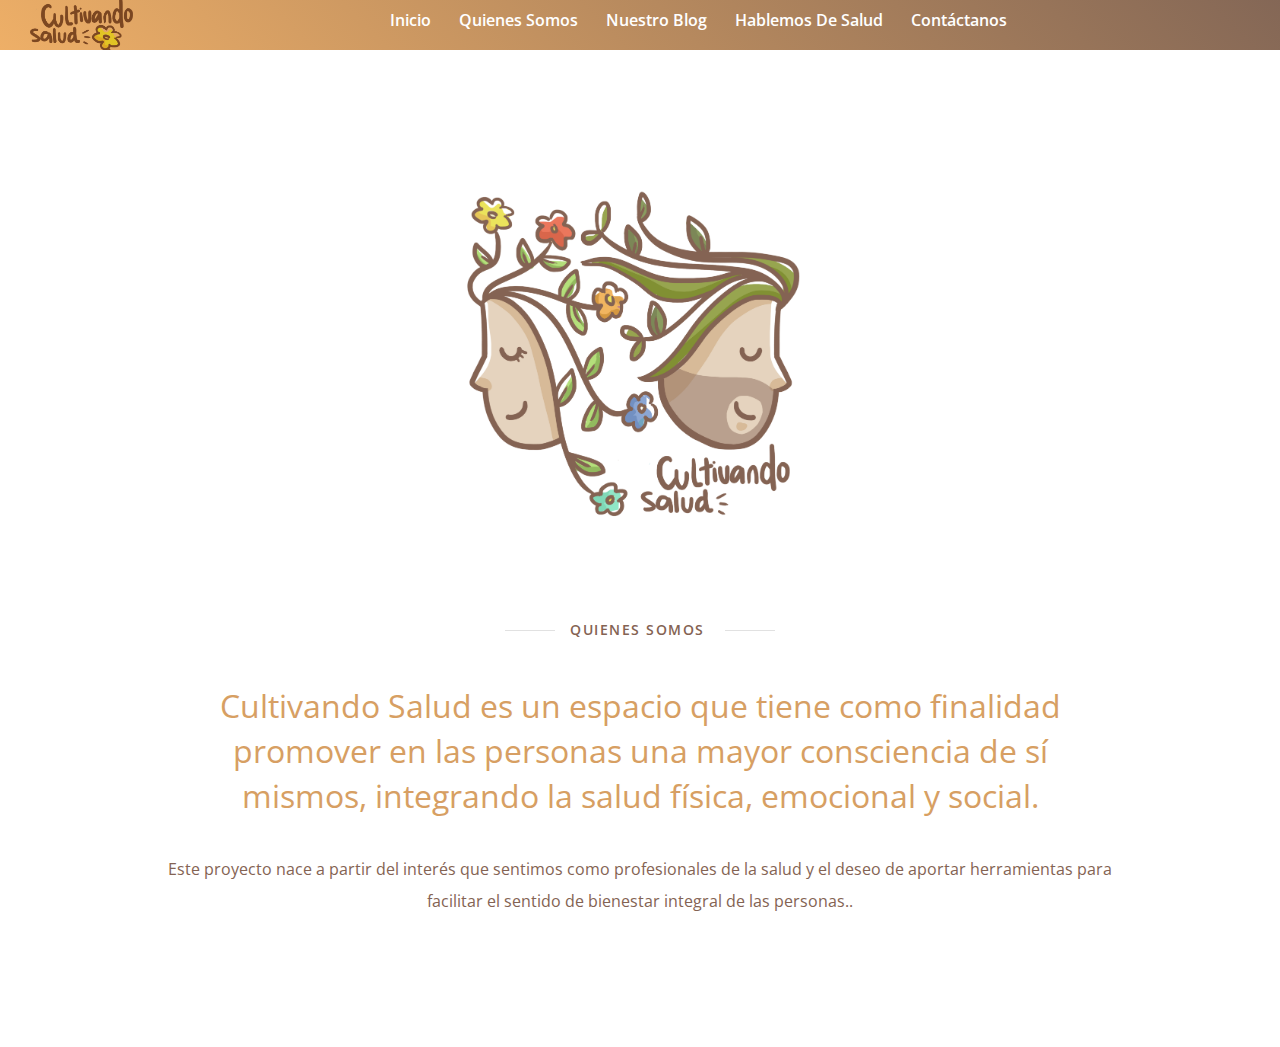
<file: appy/quienessomos.html>
<!DOCTYPE html>
<html>
<head>
                    
</head>
<body> 

    </nav>

    <head>
    <meta charset="utf-8">
    <meta name="author" content="Sumon Rahman">
    <meta name="description" content="">
    <meta name="keywords" content="HTML,CSS,XML,JavaScript">
    <meta http-equiv="x-ua-compatible" content="ie=edge">
    <meta name="viewport" content="width=device-width, initial-scale=1.0">
    <!-- Title -->
    <title>Quienes somos</title>
    <!-- Place favicon.ico in the root directory -->
    <link rel="apple-touch-icon" href="images/apple-touch-icon.png">
    <link rel="shortcut icon" type="image/ico" href="images/favicon.ico" />
    <!-- Plugin-CSS -->
    <link rel="stylesheet" href="css/bootstrap.min.css">
    <link rel="stylesheet" href="css/owl.carousel.min.css">
    <link rel="stylesheet" href="css/linearicons.css">
    <link rel="stylesheet" href="css/magnific-popup.css">
    <link rel="stylesheet" href="css/animate.css">
    <!-- Main-Stylesheets -->
    <link rel="stylesheet" href="css/normalize.css">
    <link rel="stylesheet" href="style.css">
    <link rel="stylesheet" href="css/responsive.css">   
    <script src="js/vendor/modernizr-2.8.3.min.js"></script>
    <!--[if lt IE 9]>
        <script src="//oss.maxcdn.com/html5shiv/3.7.2/html5shiv.min.js"></script>
        <script src="//oss.maxcdn.com/respond/1.4.2/respond.min.js"></script>
    <![endif]-->
</head>
     <nav class="mainmenu-area" data-spy="affix" data-offset-top="200">
        <div class="container-fluid">
            <div class="navbar-header">
                <button type="button" class="navbar-toggle" data-toggle="collapse" data-target="#primary_menu">
                    <span class="icon-bar"></span>
                    <span class="icon-bar"></span>
                    <span class="icon-bar"></span>
                </button>
                <a class="navbar-brand" href="#"><img src="images/cs.png" alt=/"cs" width=></a>
            </div>
            <div class="collapse navbar-collapse" id="primary_menu">
                
                <ul class="nav navbar-nav mainmenu">
                    
                    <li><a href="index.html">Inicio</a></li>
                    <li><a href="quienessomos.html">Quienes somos</a></li>
                    <li><a href="nuestroblog.html">Nuestro Blog</a></li>
                    <li><a href="hablemosdesalud.html">Hablemos de salud</a></li>
                    <li><a href="contactanos.html">Contáctanos</a></li>
                </ul>
               
            </div>
        </div>
    </nav>
	<section class="section-padding" id="about_page">
        <div class="container">
            <div class="row">
                <div class="col-xs-12 col-md-10 col-md-offset-1">
                    <div class="page-title text-center">
                        <img src="images/logo.png" alt="logo" width="50%">
                        <div class="space-20"></div>
                        <h5 class="title">Quienes somos </h5>
                        <div class="space-30"></div>
                        <h3 class="blue-color">Cultivando Salud es un espacio que tiene como finalidad promover en las personas una mayor consciencia de sí mismos, integrando la salud física, emocional y social. </h3>
                        <div class="space-20"></div>
                        <p> Este proyecto nace a partir del interés que sentimos como profesionales de la salud y el deseo de aportar herramientas para facilitar el sentido de bienestar integral de las personas..</p>
                    </div>
                </div>
            </div>
        </div>
    </section>
    
   </body>
</html>
</file>
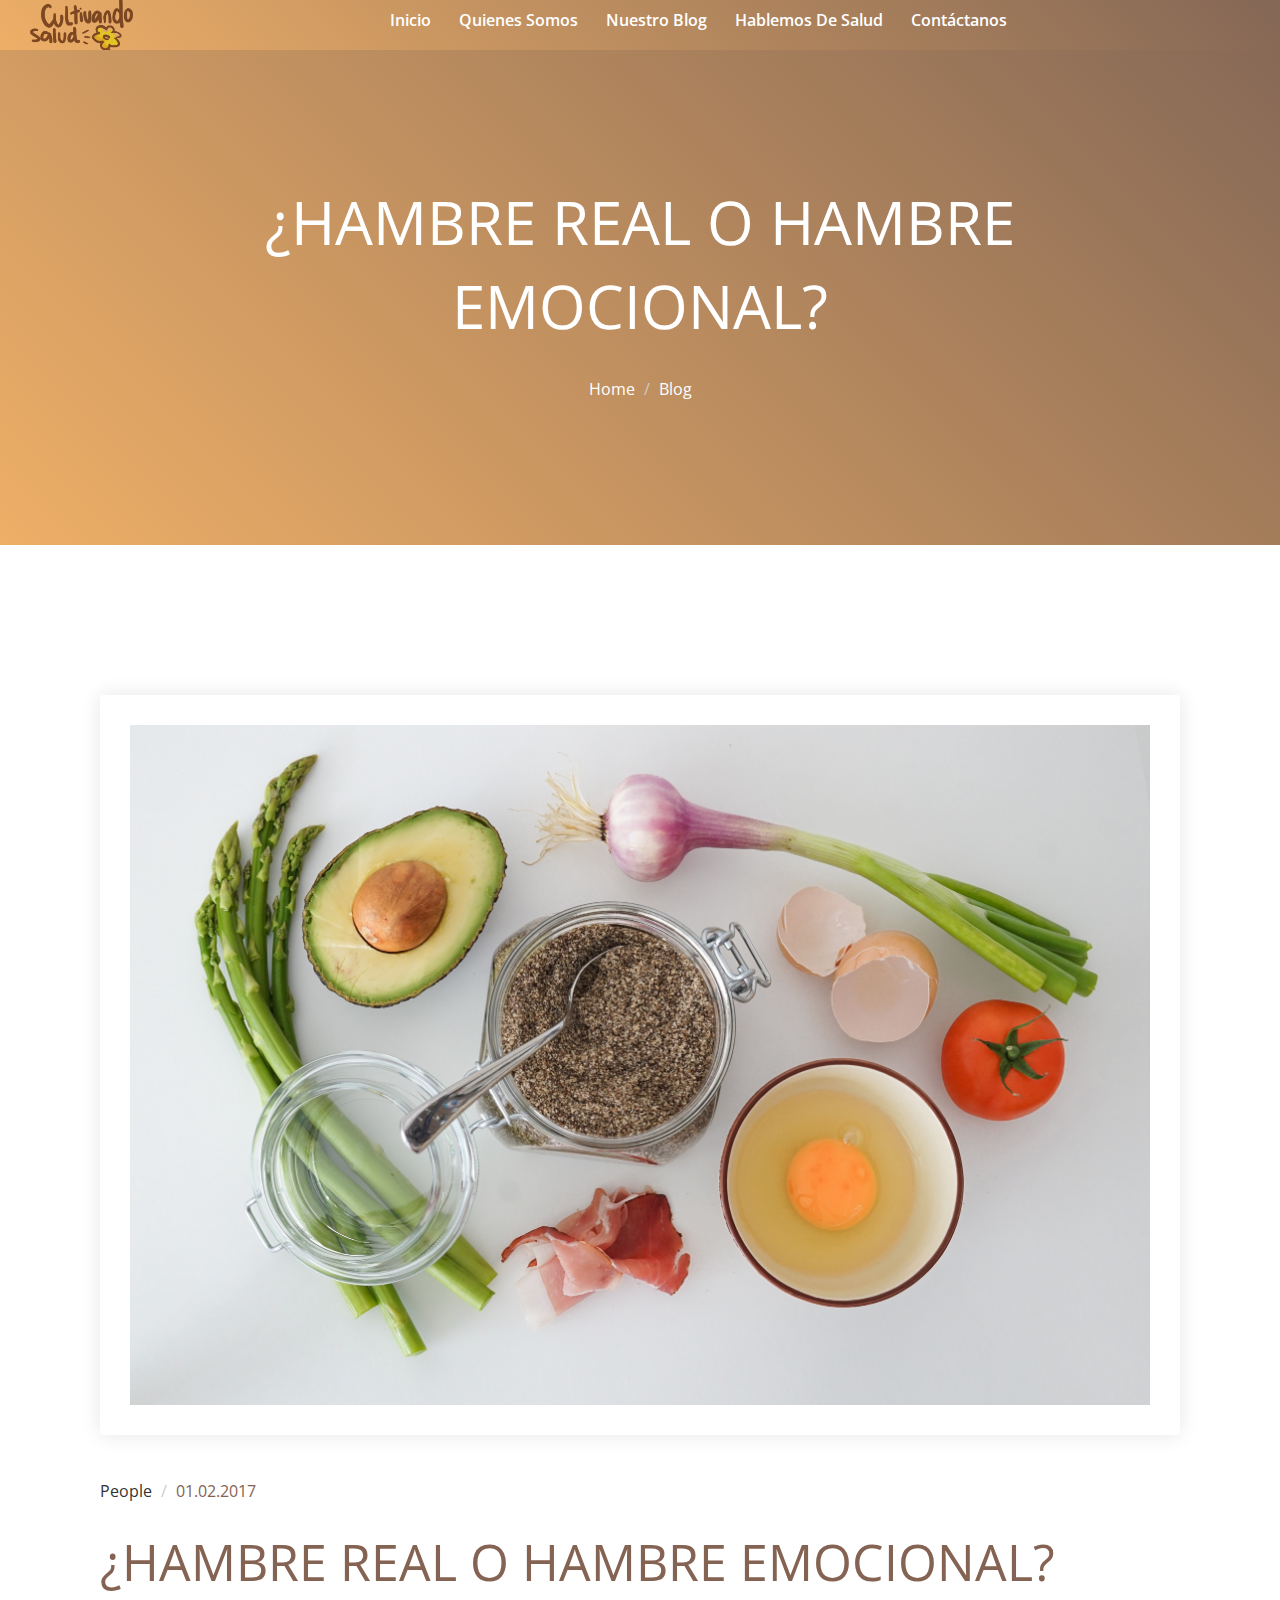
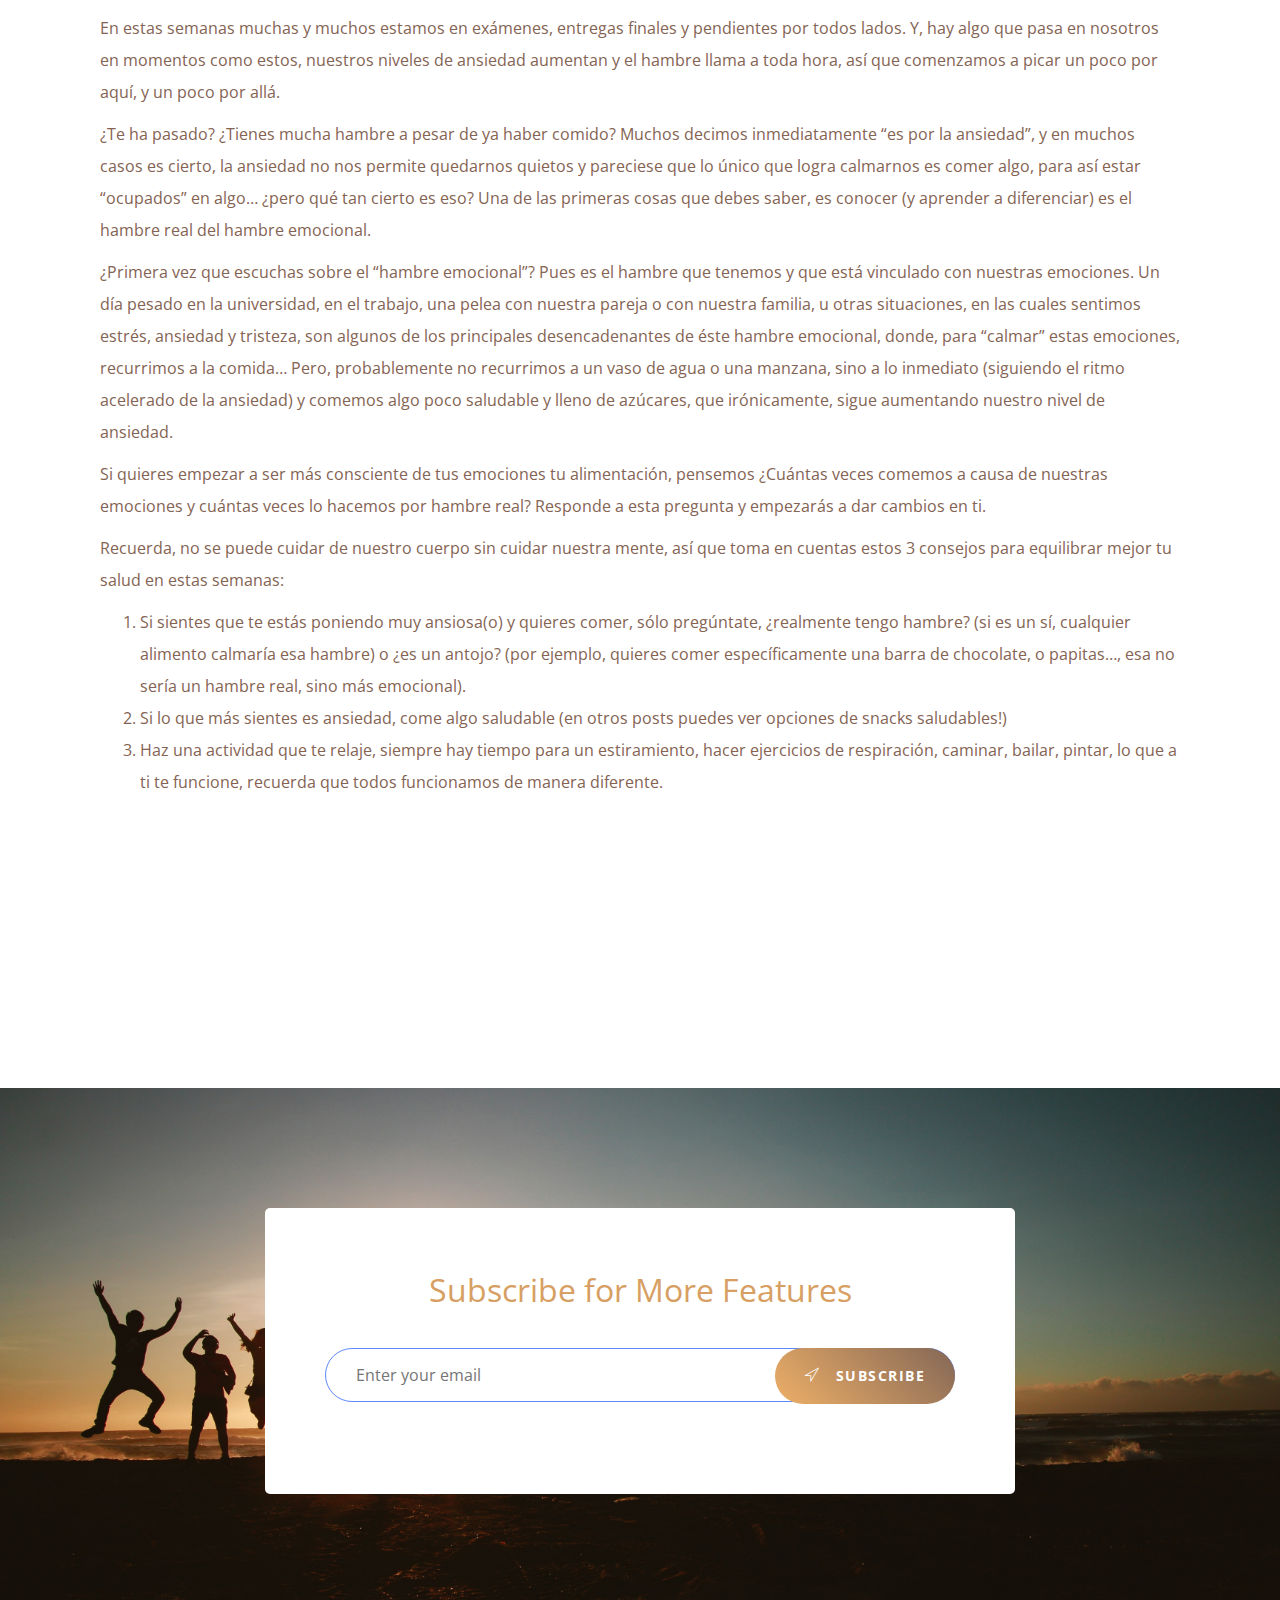
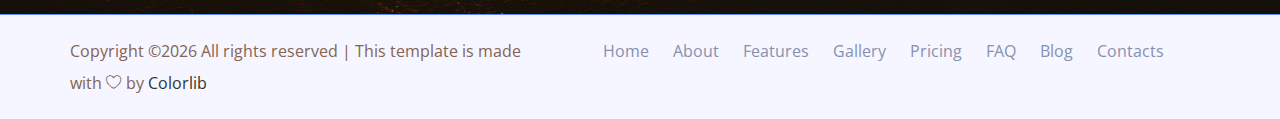
<file: appy/single.html>
<!doctype html>
<html class="no-js" lang="zxx">

<head>
    <meta charset="utf-8">
    <meta name="author" content="Ashekur Rahman">
    <meta name="description" content="">
    <meta name="keywords" content="HTML,CSS,XML,JavaScript">
    <meta http-equiv="x-ua-compatible" content="ie=edge">
    <meta name="viewport" content="width=device-width, initial-scale=1.0">
    <!-- Title -->
    <title>Appy | Single Blog Page</title>
    <!-- Place favicon.ico in the root directory -->
    <link rel="apple-touch-icon" href="images/apple-touch-icon.png">
    <link rel="shortcut icon" type="image/ico" href="images/favicon.ico" />
    <!-- Plugin-CSS -->
    <link rel="stylesheet" href="css/bootstrap.min.css">
    <link rel="stylesheet" href="css/owl.carousel.min.css">
    <link rel="stylesheet" href="css/linearicons.css">
    <link rel="stylesheet" href="css/magnific-popup.css">
    <link rel="stylesheet" href="css/animate.css">
    <!-- Main-Stylesheets -->
    <link rel="stylesheet" href="css/normalize.css">
    <link rel="stylesheet" href="style.css">
    <link rel="stylesheet" href="css/responsive.css">
    <script src="js/vendor/modernizr-2.8.3.min.js"></script>
    <!--[if lt IE 9]>
        <script src="//oss.maxcdn.com/html5shiv/3.7.2/html5shiv.min.js"></script>
        <script src="//oss.maxcdn.com/respond/1.4.2/respond.min.js"></script>
    <![endif]-->
</head>

<body class="single-post" data-spy="scroll" data-target=".mainmenu-area">
        
     <nav class="mainmenu-area" data-spy="affix" data-offset-top="200">
        <div class="container-fluid">
            <div class="navbar-header">
                <button type="button" class="navbar-toggle" data-toggle="collapse" data-target="#primary_menu">
                    <span class="icon-bar"></span>
                    <span class="icon-bar"></span>
                    <span class="icon-bar"></span>
                </button>
               
                <a class="navbar-brand" href="#"><img src="images/cs.png" alt=/"cs" width=></a></div>
            <div class="collapse navbar-collapse" id="primary_menu">
                
                <ul class="nav navbar-nav mainmenu">
                    
                    <li><a href="index.html">Inicio</a></li>
                    <li><a href="quienessomos.html">Quienes somos</a></li>
                    <li><a href="nuestroblog.html">Nuestro Blog</a></li>
                    <li><a href="hablemosdesalud.html">Hablemos de salud</a></li>
                    <li><a href="contactanos.html">Contáctanos</a></li>
                </ul>
               
            </div>
        </div>
    </nav>
    
    <header class="site-header">
        <div class="container">
            <div class="row">
                <div class="col-xs-12 text-center">
                    <h1 class="white-color">¿HAMBRE REAL O HAMBRE EMOCIONAL?</h1>
                    <ul class="breadcrumb">
                        <li><a href="index.html">Home</a></li>
                        <li>Blog</li>
                    </ul>
                </div>
            </div>
        </div>
    </header>
    <div class="section-padding">
        <div class="container">
            <div class="row">
                <div class="col-xs-12">
                    <article class="post-single">
                        <figure class="post-media">
                            <img src="images/2.jpg" alt="">
                        </figure>
                        <div class="post-body">
                            <ul class="breadcrumb">
                                <li><a href="#">People</a></li>
                                <li>01.02.2017</li>
                            </ul>
                                
                                <h2>¿HAMBRE REAL O HAMBRE EMOCIONAL?</h2>
                                <p>  En estas semanas muchas y muchos estamos en exámenes, entregas finales y pendientes por todos lados. Y, hay algo que pasa en nosotros en momentos como estos, nuestros niveles de ansiedad aumentan y el hambre llama a toda hora, así que comenzamos a picar un poco por aquí, y un poco por allá.</p> 
                                <p> ¿Te ha pasado? ¿Tienes mucha hambre a pesar de ya haber comido? Muchos decimos inmediatamente “es por la ansiedad”, y en muchos casos es cierto, la ansiedad no nos permite quedarnos quietos y pareciese que lo único que logra calmarnos es comer algo, para así estar “ocupados” en algo… ¿pero qué tan cierto es eso?
                                Una de las primeras cosas que debes saber, es conocer (y aprender a diferenciar) es el hambre real del hambre emocional. </p> 
                                <p>¿Primera vez que escuchas sobre el “hambre emocional”? Pues es el hambre que tenemos y que está vinculado con nuestras emociones. Un día pesado en la universidad, en el trabajo, una pelea con nuestra pareja o con nuestra familia, u otras situaciones, en las cuales sentimos estrés, ansiedad y tristeza, son algunos de los principales desencadenantes de éste hambre emocional, donde, para “calmar” estas emociones, recurrimos a la comida… Pero, probablemente no recurrimos a un vaso de agua o una manzana, sino a lo inmediato (siguiendo el ritmo acelerado de la ansiedad) y comemos algo poco saludable y lleno de azúcares, que irónicamente, sigue aumentando nuestro nivel de ansiedad.</p>
                                <p>Si quieres empezar a ser más consciente de tus emociones tu alimentación, pensemos ¿Cuántas veces comemos a causa de nuestras emociones y cuántas veces lo hacemos por hambre real? Responde a esta pregunta y empezarás a dar cambios en ti.</p>
                                <p>Recuerda, no se puede cuidar de nuestro cuerpo sin cuidar nuestra mente, así que toma en cuentas estos 3 consejos para equilibrar mejor tu salud en estas semanas:<p>
                                <ol>
                                <li>Si sientes que te estás poniendo muy ansiosa(o) y quieres comer, sólo pregúntate, ¿realmente tengo hambre? (si es un sí, cualquier alimento calmaría esa hambre) o ¿es un antojo? (por ejemplo, quieres comer específicamente una barra de chocolate, o papitas…, esa no sería un hambre real, sino más emocional).</li>
                                <li>Si lo que más sientes es ansiedad, come algo saludable (en otros posts puedes ver opciones de snacks saludables!)</li>
                                <li>Haz una actividad que te relaje, siempre hay tiempo para un estiramiento, hacer ejercicios de respiración, caminar, bailar, pintar, lo que a ti te funcione, recuerda que todos funcionamos de manera diferente.</li>

                                
                        </div>
                    </article>
                    <div class="space-100"></div>
                </div>
            </div>
        </div>
    </div>
    <!-- Subscribe-Form -->
    <div class="subscribe-area section-padding">
        <div class="container">
            <div class="row">
                <div class="col-xs-12 col-sm-8 col-sm-offset-2">
                    <div class="subscribe-form text-center">
                        <h3 class="blue-color">Subscribe for More Features</h3>
                        <div class="space-20"></div>
                        <form id="mc-form">
                            <input type="email" class="control" placeholder="Enter your email" required="required" id="mc-email">
                            <button class="bttn-white active" type="submit"><span class="lnr lnr-location"></span> Subscribe</button>
                            <label class="mt10" for="mc-email"></label>
                        </form>
                    </div>
                </div>
            </div>
        </div>
    </div>
    <!-- Subscribe-Form-Area -->
    <!-- Footer-Area -->

        <div class="footer-bottom">
            <div class="container">
                <div class="row">
                    <div class="col-xs-12 col-md-5">
                        <!-- Link back to Colorlib can't be removed. Template is licensed under CC BY 3.0. -->
            <span>Copyright &copy;<script>document.write(new Date().getFullYear());</script> All rights reserved | This template is made with <i class="lnr lnr-heart" aria-hidden="true"></i> by <a href="https://colorlib.com" target="_blank">Colorlib</a></span>
            <!-- Link back to Colorlib can't be removed. Template is licensed under CC BY 3.0. -->
                        <div class="space-30 hidden visible-xs"></div>
                    </div>
                    <div class="col-xs-12 col-md-7">
                        <div class="footer-menu">
                            <ul>
                                <li><a href="index.html#home_page">Home</a></li>
                                <li><a href="index.html#about_page">About</a></li>
                                <li><a href="index.html#features_page">Features</a></li>
                                <li><a href="index.html#gallery_page">Gallery</a></li>
                                <li><a href="index.html#price_page">Pricing</a></li>
                                <li><a href="index.html#questions_page">FAQ</a></li>
                                <li><a href="blog.html">Blog</a></li>
                                <li><a href="index.html#contact_page">Contacts</a></li>
                            </ul>
                        </div>
                    </div>
                </div>
            </div>
        </div>
        <!-- Footer-Bootom-End -->
    </footer>
    <!-- Footer-Area-End -->
    <!--Vendor-JS-->
    <script src="js/vendor/jquery-1.12.4.min.js"></script>
    <script src="js/vendor/jquery-ui.js"></script>
    <script src="js/vendor/bootstrap.min.js"></script>
    <!--Plugin-JS-->
    <script src="js/owl.carousel.min.js"></script>
    <script src="js/contact-form.js"></script>
    <script src="js/ajaxchimp.js"></script>
    <script src="js/scrollUp.min.js"></script>
    <script src="js/magnific-popup.min.js"></script>
    <script src="js/wow.min.js"></script>
    <!--Main-active-JS-->
    <script src="js/main.js"></script>
</body>

</html>
</file>
<file: appy/css/linearicons.css>
@font-face {
	font-family: 'Linearicons-Free';
	src:url('../fonts/Linearicons-Free.eot?w118d');
	src:url('../fonts/Linearicons-Free.eot?#iefixw118d') format('embedded-opentype'),
		url('../fonts/Linearicons-Free.woff2?w118d') format('woff2'),
		url('../fonts/Linearicons-Free.woff?w118d') format('woff'),
		url('../fonts/Linearicons-Free.ttf?w118d') format('truetype'),
		url('../fonts/Linearicons-Free.svg?w118d#Linearicons-Free') format('svg');
	font-weight: normal;
	font-style: normal;
}

.lnr {
	font-family: 'Linearicons-Free';
	speak: none;
	font-style: normal;
	font-weight: normal;
	font-variant: normal;
	text-transform: none;
	line-height: 1;

	/* Better Font Rendering =========== */
	-webkit-font-smoothing: antialiased;
	-moz-osx-font-smoothing: grayscale;
}

.lnr-home:before {
	content: "\e800";
}
.lnr-apartment:before {
	content: "\e801";
}
.lnr-pencil:before {
	content: "\e802";
}
.lnr-magic-wand:before {
	content: "\e803";
}
.lnr-drop:before {
	content: "\e804";
}
.lnr-lighter:before {
	content: "\e805";
}
.lnr-poop:before {
	content: "\e806";
}
.lnr-sun:before {
	content: "\e807";
}
.lnr-moon:before {
	content: "\e808";
}
.lnr-cloud:before {
	content: "\e809";
}
.lnr-cloud-upload:before {
	content: "\e80a";
}
.lnr-cloud-download:before {
	content: "\e80b";
}
.lnr-cloud-sync:before {
	content: "\e80c";
}
.lnr-cloud-check:before {
	content: "\e80d";
}
.lnr-database:before {
	content: "\e80e";
}
.lnr-lock:before {
	content: "\e80f";
}
.lnr-cog:before {
	content: "\e810";
}
.lnr-trash:before {
	content: "\e811";
}
.lnr-dice:before {
	content: "\e812";
}
.lnr-heart:before {
	content: "\e813";
}
.lnr-star:before {
	content: "\e814";
}
.lnr-star-half:before {
	content: "\e815";
}
.lnr-star-empty:before {
	content: "\e816";
}
.lnr-flag:before {
	content: "\e817";
}
.lnr-envelope:before {
	content: "\e818";
}
.lnr-paperclip:before {
	content: "\e819";
}
.lnr-inbox:before {
	content: "\e81a";
}
.lnr-eye:before {
	content: "\e81b";
}
.lnr-printer:before {
	content: "\e81c";
}
.lnr-file-empty:before {
	content: "\e81d";
}
.lnr-file-add:before {
	content: "\e81e";
}
.lnr-enter:before {
	content: "\e81f";
}
.lnr-exit:before {
	content: "\e820";
}
.lnr-graduation-hat:before {
	content: "\e821";
}
.lnr-license:before {
	content: "\e822";
}
.lnr-music-note:before {
	content: "\e823";
}
.lnr-film-play:before {
	content: "\e824";
}
.lnr-camera-video:before {
	content: "\e825";
}
.lnr-camera:before {
	content: "\e826";
}
.lnr-picture:before {
	content: "\e827";
}
.lnr-book:before {
	content: "\e828";
}
.lnr-bookmark:before {
	content: "\e829";
}
.lnr-user:before {
	content: "\e82a";
}
.lnr-users:before {
	content: "\e82b";
}
.lnr-shirt:before {
	content: "\e82c";
}
.lnr-store:before {
	content: "\e82d";
}
.lnr-cart:before {
	content: "\e82e";
}
.lnr-tag:before {
	content: "\e82f";
}
.lnr-phone-handset:before {
	content: "\e830";
}
.lnr-phone:before {
	content: "\e831";
}
.lnr-pushpin:before {
	content: "\e832";
}
.lnr-map-marker:before {
	content: "\e833";
}
.lnr-map:before {
	content: "\e834";
}
.lnr-location:before {
	content: "\e835";
}
.lnr-calendar-full:before {
	content: "\e836";
}
.lnr-keyboard:before {
	content: "\e837";
}
.lnr-spell-check:before {
	content: "\e838";
}
.lnr-screen:before {
	content: "\e839";
}
.lnr-smartphone:before {
	content: "\e83a";
}
.lnr-tablet:before {
	content: "\e83b";
}
.lnr-laptop:before {
	content: "\e83c";
}
.lnr-laptop-phone:before {
	content: "\e83d";
}
.lnr-power-switch:before {
	content: "\e83e";
}
.lnr-bubble:before {
	content: "\e83f";
}
.lnr-heart-pulse:before {
	content: "\e840";
}
.lnr-construction:before {
	content: "\e841";
}
.lnr-pie-chart:before {
	content: "\e842";
}
.lnr-chart-bars:before {
	content: "\e843";
}
.lnr-gift:before {
	content: "\e844";
}
.lnr-diamond:before {
	content: "\e845";
}
.lnr-linearicons:before {
	content: "\e846";
}
.lnr-dinner:before {
	content: "\e847";
}
.lnr-coffee-cup:before {
	content: "\e848";
}
.lnr-leaf:before {
	content: "\e849";
}
.lnr-paw:before {
	content: "\e84a";
}
.lnr-rocket:before {
	content: "\e84b";
}
.lnr-briefcase:before {
	content: "\e84c";
}
.lnr-bus:before {
	content: "\e84d";
}
.lnr-car:before {
	content: "\e84e";
}
.lnr-train:before {
	content: "\e84f";
}
.lnr-bicycle:before {
	content: "\e850";
}
.lnr-wheelchair:before {
	content: "\e851";
}
.lnr-select:before {
	content: "\e852";
}
.lnr-earth:before {
	content: "\e853";
}
.lnr-smile:before {
	content: "\e854";
}
.lnr-sad:before {
	content: "\e855";
}
.lnr-neutral:before {
	content: "\e856";
}
.lnr-mustache:before {
	content: "\e857";
}
.lnr-alarm:before {
	content: "\e858";
}
.lnr-bullhorn:before {
	content: "\e859";
}
.lnr-volume-high:before {
	content: "\e85a";
}
.lnr-volume-medium:before {
	content: "\e85b";
}
.lnr-volume-low:before {
	content: "\e85c";
}
.lnr-volume:before {
	content: "\e85d";
}
.lnr-mic:before {
	content: "\e85e";
}
.lnr-hourglass:before {
	content: "\e85f";
}
.lnr-undo:before {
	content: "\e860";
}
.lnr-redo:before {
	content: "\e861";
}
.lnr-sync:before {
	content: "\e862";
}
.lnr-history:before {
	content: "\e863";
}
.lnr-clock:before {
	content: "\e864";
}
.lnr-download:before {
	content: "\e865";
}
.lnr-upload:before {
	content: "\e866";
}
.lnr-enter-down:before {
	content: "\e867";
}
.lnr-exit-up:before {
	content: "\e868";
}
.lnr-bug:before {
	content: "\e869";
}
.lnr-code:before {
	content: "\e86a";
}
.lnr-link:before {
	content: "\e86b";
}
.lnr-unlink:before {
	content: "\e86c";
}
.lnr-thumbs-up:before {
	content: "\e86d";
}
.lnr-thumbs-down:before {
	content: "\e86e";
}
.lnr-magnifier:before {
	content: "\e86f";
}
.lnr-cross:before {
	content: "\e870";
}
.lnr-menu:before {
	content: "\e871";
}
.lnr-list:before {
	content: "\e872";
}
.lnr-chevron-up:before {
	content: "\e873";
}
.lnr-chevron-down:before {
	content: "\e874";
}
.lnr-chevron-left:before {
	content: "\e875";
}
.lnr-chevron-right:before {
	content: "\e876";
}
.lnr-arrow-up:before {
	content: "\e877";
}
.lnr-arrow-down:before {
	content: "\e878";
}
.lnr-arrow-left:before {
	content: "\e879";
}
.lnr-arrow-right:before {
	content: "\e87a";
}
.lnr-move:before {
	content: "\e87b";
}
.lnr-warning:before {
	content: "\e87c";
}
.lnr-question-circle:before {
	content: "\e87d";
}
.lnr-menu-circle:before {
	content: "\e87e";
}
.lnr-checkmark-circle:before {
	content: "\e87f";
}
.lnr-cross-circle:before {
	content: "\e880";
}
.lnr-plus-circle:before {
	content: "\e881";
}
.lnr-circle-minus:before {
	content: "\e882";
}
.lnr-arrow-up-circle:before {
	content: "\e883";
}
.lnr-arrow-down-circle:before {
	content: "\e884";
}
.lnr-arrow-left-circle:before {
	content: "\e885";
}
.lnr-arrow-right-circle:before {
	content: "\e886";
}
.lnr-chevron-up-circle:before {
	content: "\e887";
}
.lnr-chevron-down-circle:before {
	content: "\e888";
}
.lnr-chevron-left-circle:before {
	content: "\e889";
}
.lnr-chevron-right-circle:before {
	content: "\e88a";
}
.lnr-crop:before {
	content: "\e88b";
}
.lnr-frame-expand:before {
	content: "\e88c";
}
.lnr-frame-contract:before {
	content: "\e88d";
}
.lnr-layers:before {
	content: "\e88e";
}
.lnr-funnel:before {
	content: "\e88f";
}
.lnr-text-format:before {
	content: "\e890";
}
.lnr-text-format-remove:before {
	content: "\e891";
}
.lnr-text-size:before {
	content: "\e892";
}
.lnr-bold:before {
	content: "\e893";
}
.lnr-italic:before {
	content: "\e894";
}
.lnr-underline:before {
	content: "\e895";
}
.lnr-strikethrough:before {
	content: "\e896";
}
.lnr-highlight:before {
	content: "\e897";
}
.lnr-text-align-left:before {
	content: "\e898";
}
.lnr-text-align-center:before {
	content: "\e899";
}
.lnr-text-align-right:before {
	content: "\e89a";
}
.lnr-text-align-justify:before {
	content: "\e89b";
}
.lnr-line-spacing:before {
	content: "\e89c";
}
.lnr-indent-increase:before {
	content: "\e89d";
}
.lnr-indent-decrease:before {
	content: "\e89e";
}
.lnr-pilcrow:before {
	content: "\e89f";
}
.lnr-direction-ltr:before {
	content: "\e8a0";
}
.lnr-direction-rtl:before {
	content: "\e8a1";
}
.lnr-page-break:before {
	content: "\e8a2";
}
.lnr-sort-alpha-asc:before {
	content: "\e8a3";
}
.lnr-sort-amount-asc:before {
	content: "\e8a4";
}
.lnr-hand:before {
	content: "\e8a5";
}
.lnr-pointer-up:before {
	content: "\e8a6";
}
.lnr-pointer-right:before {
	content: "\e8a7";
}
.lnr-pointer-down:before {
	content: "\e8a8";
}
.lnr-pointer-left:before {
	content: "\e8a9";
}
</file>
<file: appy/style.css>
/*-----------------------------------------------------------------------------------
Template Name: Appy HTML5 Template,
Template URI: http://www.themectg.com
Description: This is html5 template
Author: Ashekur Rahman Hridoy
Author URI: http://www.facebook.com/ashekur.rahman.hridoy
Version: 1.0
-----------------------------------------------------------------------------------
CSS INDEX
===================
1. Google font
2. Theme Default CSS
3. Button-Style
4. Helper-Classes
5. MainMenu-Area
6. Page-Title
7. Home-Area
8. Progress-Area
9. Video-Area
10. Feature-Area
11. Service-Box
12. Testimonial-Area
13. Gallery-Area
14. Download-Area
15. Price-Area
16. Questions-area
17. Subscribe-Form
18. Footer-Area
19. ScrollUp-Button
20. Blog-Post
21. Pagination
22. Comment-Respond
23. Form-Stype
-----------------------------------------------------------------------------------*/

/*-----------------
1. Google font
------------------*/

@import url('https://fonts.googleapis.com/css?family=Open+Sans:300,400,400i,600,700,800');

/*-------------------
2. Theme Default CSS
--------------------*/

* {
    outline: none;
}

a {
    text-decoration: none;
    outline: none;
    -webkit-transition: 0.4s;
    -o-transition: 0.4s;
    transition: 0.4s;
    color: #333333;
}

input:focus,
button:focus,
a:focus,
a:hover {
    text-decoration: none;
    outline: none;
    color: #768ede;
}

img {
    max-width: 100%;
    height: auto;
}

h1,
h2,
h3,
h4,
h5,
h6 {
    margin: 0 0 15px;
    font-weight: 400;
    line-height: 1.4em;
}

h1 {
    font-size: 60px;
}

h2 {
    font-size: 50px;
}

h3 {
    font-size: 32px;
}

html,
body {
    height: 100%
}

body {
    font-family: 'Open Sans', sans-serif;
    font-weight: 400;
    font-size: 16px;
    line-height: 32px;
    color: #846353;
}


/* Remove Chrome Input Field's Unwanted Yellow Background Color */

input:-webkit-autofill,
input:-webkit-autofill:hover,
input:-webkit-autofill:focus {
    -webkit-box-shadow: 0 0 0px 1000px white inset !important;
}

/*-- 3. Button-Style --*/

.bttn-white {
    position: relative;
    background:linear-gradient(45deg, rgb(238, 175, 103) 0%, rgb(132, 103, 86) 100%);
    filter: progid:DXImageTransform.Microsoft.gradient( startColorstr='#482cbf', endColorstr='#6ac6f0', GradientType=1);
    overflow: hidden;
    z-index: 1;
    margin-right: 10px;
    border: none;
}

.bttn-white img {
    height: 20px;
    margin-right: 5px;
    margin-top: -5px;
    display: inline-block;
}



.bttn-white:before {
    content: "";
    position: absolute;
    left: 0;
    top: 0;
    width: 100%;
    height: 100%;
    background-color: #ffffff;
    z-index: -1;
    -webkit-transition: 0.3s;
    -o-transition: 0.3s;
    transition: 0.3s;
    opacity: 1;
}

.bttn-white.active,
.bttn-white:hover {
    color: #ffffff;
}

.bttn-white.active:before,
.bttn-white:hover:before {
    opacity: 0;
}

.bttn-default,
.bttn-white {
    padding: 12px 30px;
    background-color: #ffffff;
    display: inline-block;
    color: #768ede;
    text-transform: uppercase;
    border-radius: 50px;
    letter-spacing: 1.5px;
    font-weight: 700;
    font-size: 14px;
    -webkit-transition: 0.3s;
    -o-transition: 0.3s;
    transition: 0.3s;
    border: none;
}

.bttn-default .lnr,
.bttn-white .lnr {
    margin-right: 10px;
}


.bttn-default {
    padding: 12px 40px;
    background:linear-gradient(45deg, rgb(238, 175, 103) 0%, rgb(132, 103, 86) 100%);
    /* W3C, IE10+, FF16+, Chrome26+, Opera12+, Safari7+ */
    filter: progid:DXImageTransform.Microsoft.gradient( startColorstr='#482cbf', endColorstr='#6ac6f0', GradientType=1);
    color: #ffffff;
    -webkit-box-shadow: 0 0 0 0 rgba(0, 0, 0, 0.1);
    box-shadow: 0 0 0 0 rgba(0, 0, 0, 0.1);
    -webkit-transform: translateY(0);
    -ms-transform: translateY(0);
    transform: translateY(0);
}

.bttn-default:hover {
    color: #ffffff;
    -webkit-box-shadow: 0 25px 50px -20px rgba(0, 0, 0, 0.6);
    box-shadow: 0 25px 50px -20px rgba(0, 0, 0, 0.6);
    -webkit-transform: translateY(-5px);
    -ms-transform: translateY(-5px);
    transform: translateY(-5px);
}

.sq {
    border-radius: 3px !important;
}


/*-- 4. Helper-Classes --*/

.section-padding-top {
    padding-top: 120px;
}

.section-padding {
    padding-top: 120px;
    padding-bottom: 120px;
}

.upper {
    text-transform: uppercase;
}

.angle,
.overlay {
    position: relative;
    z-index: 1;
}

.overlay:before {
    content: "";
    position: absolute;
    left: 0;
    top: 0;
    width: 100%;
    height: 100%;
    /* Permalink - use to edit and share this gradient: http://colorzilla.com/gradient-editor/#482cbf+0,6ac6f0+100 */
   
    /* Old browsers */
    /* FF3.6-15 */
    
    /* Chrome10-25,Safari5.1-6 */
    background: linear-gradient(45deg, rgb(238, 175, 103) 0%, rgb(132, 103, 86) 100%);
    /* W3C, IE10+, FF16+, Chrome26+, Opera12+, Safari7+ */
    filter: progid:DXImageTransform.Microsoft.gradient( startColorstr='#482cbf', endColorstr='#6ac6f0', GradientType=1);
    opacity: 0.8;
    /* IE6-9 fallback on horizontal gradient */
    z-index: -2;
}

.angle:after {
    content: "";
    position: absolute;
    left: 0;
    bottom: 0;
    width: 100%;
    height: 150px;
    background: rgba(0, 0, 0, 0) -webkit-linear-gradient(left bottom, #ffffff 50%, transparent 50%) repeat scroll 0 0;
    background: rgba(0, 0, 0, 0) -webkit-gradient(linear, left bottom, right top, color-stop(50%, #ffffff), color-stop(50%, transparent)) repeat scroll 0 0;
    background: rgba(0, 0, 0, 0) -o-linear-gradient(left bottom, #ffffff 50%, transparent 50%) repeat scroll 0 0;
    background: rgba(0, 0, 0, 0) linear-gradient(to right top, #ffffff 50%, transparent 50%) repeat scroll 0 0;
    z-index: -1;
}

.dark-color {
    color: #434345
}

.blue-color {
    color: #d79f63;
}

.white-color {
    color: #ffffff !important;
}

.gray-bg {
    background-color: #f5f6ff;
}

/*-- 5. MainMenu-Area --*/

.mainmenu-area {
    position: absolute;
    left: 0;
    top: 0;
    width: 100%;
    z-index: 9999;
    background: linear-gradient(45deg, rgb(238, 175, 103) 0%, rgb(132, 103, 86) 100%);
    -webkit-transition: 0.3s;
    -o-transition: 0.3s;
    transition: 0.3s;
}

.mainmenu-area:before {
    content: '';
    position: absolute;
    left: 0;
    top: 0;
    width: 100%;
    height: 100%;
    background: rgb(72, 44, 191);
    background: -webkit-linear-gradient(45deg, rgba(72, 44, 191, 1) 0%, rgba(106, 198, 240, 1) 100%);
    background: -o-linear-gradient(45deg, rgba(72, 44, 191, 1) 0%, rgba(106, 198, 240, 1) 100%);
    background: linear-gradient(45deg, rgb(238, 175, 103) 0%, rgb(132, 103, 86) 100%);
    filter: progid:DXImageTransform.Microsoft.gradient( startColorstr='#482cbf', endColorstr='#6ac6f0', GradientType=1);
    z-index: -1;
    opacity: 0;
    -webkit-transition: 0.3s;
    -o-transition: 0.3s;
    transition: 0.3s;
}

.mainmenu-area.affix {
    position: fixed;
    top: 0;
}

.mainmenu-area.affix:before {
    opacity: 1;
}

.mainmenu-area .right-button {
    position: absolute;
    right: 15px;
    top: 12px;
}

.mainmenu-area .right-button a {
    color: #ffffff;
    padding: 10px 40px;
    border-radius: 50px;
    background-color: rgba(255, 255, 255, 0.3);
    display: inline-block;
    text-transform: uppercase;
    letter-spacing: 1.5px;
    font-weight: 700;
    font-size: 14px;
}

.mainmenu-area .right-button a:hover {
    background-color: rgba(255, 255, 255, 1);
    color: #768ede;
}

.mainmenu-area ul.mainmenu {
    text-align: center;
    float: none;
    display: block;
}

.mainmenu-area ul.mainmenu li {
    float: none;
    display: inline-block;
    text-align: center;
}

.mainmenu-area ul.nav.navbar-nav li a {
    color: #ffffff;
    padding: 10px 2px;
    text-transform: capitalize;
    background: transparent;
    font-weight: 600;
    border-bottom: 2px solid transparent;
    margin: 0 15px;
}

.mainmenu-area ul.nav.navbar-nav li a:hover,
.mainmenu-area ul.nav.navbar-nav li.active a {

    border-bottom-color: #ffffff;
}

.mainmenu-area .navbar-brand {
    height: auto;
    padding: 0 15px;

}

.mainmenu-area .navbar-brand img {
    
    height: 50px;
    text-align: ce

}

/*-- 6. Page-Title --*/

.page-title .title {
    position: relative;
    display: inline-block;
    text-transform: uppercase;
    letter-spacing: 1.5px;
    color: #846353;
    font-weight: 600;
}

.text-center.page-title .title:before,
.page-title .title:after {
    content: '';
    width: 50px;
    height: 1px;
    display: inline-block;
    background-color: #e1e1e1;
    margin: 0 15px;
    -webkit-transform: translateY(-4px);
    -ms-transform: translateY(-4px);
    transform: translateY(-4px);
}

/*-- 7. Home-Area --*/

.home-area {
    width: 100%;
    background: url('images/1.jpg') no-repeat scroll center bottom / cover;
    padding-top: 26vh;
    color: #ffffff;
    margin-bottom: 100px;
}

.home-area .mobile-image {
    margin-right: 0;
    margin-left: 0;
    margin-bottom: -158px;
}

/*-- 8. Progress-Area --*/

.progress-area {
    background-image: url('images/progress.jpg');
    background-repeat: no-repeat;
    background-position: right center;
    background-size: auto 100%;
    margin-top: 90px;
    margin-bottom: 220px;
    
}

.progress-area .mobile-image {
    margin-top: -90px;
    margin-bottom: -153px;
}

/*-- 9. Video-Area --*/

.video-area {
   
    background-repeat: no-repeat;
    background-position: left center;
    background-size: auto 100%;
    margin-bottom: 120px;
    width: 100px;

}

.video-photo {
    position: relative;
    border-radius: 5px;
    overflow: hidden;
}

.video-photo > img {
    width: 100%;
}

.video-area a.video-button {
    position: absolute;
    top: 50%;
    left: 50%;
    -webkit-transform: translate(-50%, -50%);
    -ms-transform: translate(-50%, -50%);
    transform: translate(-50%, -50%);
    border-radius: 50%;
}

/*-- 10. Feature-Area --*/

.feature-area {
    color: #ffffff;
    background-color: #5e88fc;
    background-image: url('images/feature-bg.png');
    background-position: bottom -120px center;
    background-repeat: no-repeat;
    background-size: auto 94%;
    margin-bottom: 142px;
}

.feature-area .page-title .title {
    color: #ffffff;
}

.feature-area .mobile-image {
    margin-bottom: -142px;
}

/*-- 11. Service-Box --*/

.service-box {
    position: relative;
    padding-left: 100px;
}

.team-slide .owl-controls .owl-nav > div,
.service-box .box-icon {
    position: absolute;
    left: 0;
    top: 0;
    width: 70px;
    height: 70px;
    border-radius: 100%;
    text-align: center;
    font-size: 20px;
    line-height: 72px;
    /* Permalink - use to edit and share this gradient: http://colorzilla.com/gradient-editor/#482cbf+0,6ac6f0+100 */
    background: rgb(72, 44, 191);
    /* Old browsers */
    /* FF3.6-15 */
    background: -webkit-linear-gradient(45deg, rgba(72, 44, 191, 1) 0%, rgba(106, 198, 240, 1) 100%);
    /* Chrome10-25,Safari5.1-6 */
    background: -o-linear-gradient(45deg, rgba(72, 44, 191, 1) 0%, rgba(106, 198, 240, 1) 100%);
    background: linear-gradient(45deg, rgba(72, 44, 191, 1) 0%, rgba(106, 198, 240, 1) 100%);
    /* W3C, IE10+, FF16+, Chrome26+, Opera12+, Safari7+ */
    filter: progid:DXImageTransform.Microsoft.gradient( startColorstr='#482cbf', endColorstr='#6ac6f0', GradientType=1);
    overflow: hidden;
    z-index: 1;
    color: #5e88fc;
    -webkit-transition: 0.3s;
    -o-transition: 0.3s;
    transition: 0.3s;
    -webkit-box-shadow: 0 0 30px 0 rgba(0, 0, 0, 0.2);
    box-shadow: 0 0 30px 0 rgba(0, 0, 0, 0.2);
}

.team-slide .owl-controls .owl-nav > div:hover,
.service-box:hover .box-icon {
    color: #ffffff;
}

.team-slide .owl-controls .owl-nav > div:before,
.service-box .box-icon:before {
    content: '';
    position: absolute;
    left: 0;
    top: 0;
    width: 100%;
    height: 100%;
    background-color: #ffffff;
    z-index: -1;
    -webkit-transition: 0.3s;
    -o-transition: 0.3s;
    transition: 0.3s;
    opacity: 1;
}

.team-slide .owl-controls .owl-nav > div:hover:before,
.service-box:hover .box-icon:before {
    opacity: 0;
}

.service-box h4 {
    margin-bottom: 10px;
}

/*-- 12. Testimonial-Area --*/

.testimonial-area {
    padding-top: 60px;
    padding-bottom: 120px;
}

.team-box {
    position: relative;
    padding: 55px 30px 30px 30px;
    -webkit-box-shadow: 0 0 30px -5px rgba(0, 0, 0, 0.1);
    box-shadow: 0 0 30px -5px rgba(0, 0, 0, 0.1);
    border-radius: 5px;
    margin-top: 40px;
    -webkit-transition: 0.3s;
    -o-transition: 0.3s;
    transition: 0.3s;
    margin-bottom: 30px;
    margin-left: 15px;
    margin-right: 15px;
}

.team-box:hover {
    -webkit-box-shadow: 0 0 60px 0 rgba(0, 0, 0, 0.1);
    box-shadow: 0 0 60px 0 rgba(0, 0, 0, 0.1);
}

.team-box .team-image {
    position: absolute;
    top: -40px;
    width: 80px;
    height: 80px;
    border-radius: 100%;
    background-color: #ffffff;
    text-align: center;
    overflow: hidden;
    border: 5px solid #ffffff;
    -webkit-box-shadow: 0 0 10px 0 rgba(0, 0, 0, 0.1);
    box-shadow: 0 0 10px 0 rgba(0, 0, 0, 0.1)
}

.team-box h4 {
    color: #5e88fc;
    font-weight: 600;
    font-size: 20px;
}

.team-box h6.position {
    font-size: 14px;
    font-style: italic;
    font-weight: 400;
}

.team-slide .owl-controls .owl-nav > div {
    position: absolute;
    top: 50%;
    left: auto;
    right: 100%;
    -webkit-transform: translateY(-50%);
    -ms-transform: translateY(-50%);
    transform: translateY(-50%)
}

.team-slide .owl-controls .owl-nav > div.owl-next {
    right: auto;
    left: 100%;
}

/*-- 13. Gallery-Area --*/

.gallery-area {
    /* Permalink - use to edit and share this gradient: http://colorzilla.com/gradient-editor/#482cbf+0,6ac6f0+100 */
    background: rgb(72, 44, 191);
    /* Old browsers */
    /* FF3.6-15 */
    background: -webkit-linear-gradient(45deg, rgba(72, 44, 191, 1) 0%, rgba(106, 198, 240, 1) 100%);
    /* Chrome10-25,Safari5.1-6 */
    background: -o-linear-gradient(45deg, rgba(72, 44, 191, 1) 0%, rgba(106, 198, 240, 1) 100%);
    background: linear-gradient(45deg, rgba(72, 44, 191, 1) 0%, rgba(106, 198, 240, 1) 100%);
    /* W3C, IE10+, FF16+, Chrome26+, Opera12+, Safari7+ */
    filter: progid:DXImageTransform.Microsoft.gradient( startColorstr='#482cbf', endColorstr='#6ac6f0', GradientType=1);
    /* IE6-9 fallback on horizontal gradient */
    color: #ffffff;
}

.gallery-slide .owl-stage-outer {
    background: url('images/mobile-screen.png') no-repeat center right / auto 100%;

}

.gallery-slide .item {
    margin: 58px 17px 70px 15px;
    overflow: hidden;
    border-radius: 2px;
}

.gallery-slide .owl-controls {
    position: static;
    text-align: right;
    padding-right: 80px;
}

.gallery-slide .owl-controls .owl-nav > div {
    display: inline-block;
    background-color: #ffffff;
    width: 70px;
    height: 70px;
    border-radius: 50%;
    text-align: center;
    line-height: 70px;
    color: rgba(72, 44, 191, 1);
    margin: 5px;
}

.gallery-slide .owl-controls .owl-dots .owl-dot {
    display: inline-block;
    margin: 3px;
}

.gallery-slide .owl-controls .owl-dots .owl-dot span {
    display: inline-block;
    width: 5px;
    height: 5px;
    margin: 5px;
    border-radius: 50%;
    background-color: #ffffff;
    opacity: 0.5;
    -webkit-transition: 0.3s;
    -o-transition: 0.3s;
    transition: 0.3s;
    -webkit-transform: scale(1);
    -ms-transform: scale(1);
    transform: scale(1);
}

.gallery-slide .owl-controls .owl-dots .owl-dot.active span {
    opacity: 1;
    -webkit-transform: scale(2);
    -ms-transform: scale(2);
    transform: scale(2);
}

/*-- 14. Download-Area --*/

.download-area {
    background-image: url('images/download-bg.png');
    background-repeat: no-repeat;
    background-position: center center;
    background-size: cover;
    margin-top: 70px;
    margin-bottom: 100px;
    color: #ffffff;
}

.download-area .mobile-image {
    margin-top: -106px;
    margin-bottom: -200px;
}

/*-- 15. Price-Area --*/

.price-box {
    border-radius: 5px;
    overflow: hidden;
    text-align: center;
    color: #8790af;
    -webkit-box-shadow: 0 0 15px -5px rgba(0, 0, 0, 0.1);
    box-shadow: 0 0 15px -5px rgba(0, 0, 0, 0.1);
    -webkit-transition: 0.3s;
    -o-transition: 0.3s;
    transition: 0.3s;
}

.price-box:hover {
    -webkit-box-shadow: 0 0 50px -15px #4d43c6;
    box-shadow: 0 0 50px -15px #4d43c6;
}

.price-box .price-header {
    background-color: #f2f3fc;
    padding: 40px;
    color: #768ede;
    /* Permalink - use to edit and share this gradient: http://colorzilla.com/gradient-editor/#482cbf+0,6ac6f0+100 */
    background: rgb(72, 44, 191);
    /* Old browsers */
    /* FF3.6-15 */
    background: -webkit-linear-gradient(45deg, rgba(72, 44, 191, 1) 0%, rgba(106, 198, 240, 1) 100%);
    /* Chrome10-25,Safari5.1-6 */
    background: -o-linear-gradient(45deg, rgba(72, 44, 191, 1) 0%, rgba(106, 198, 240, 1) 100%);
    background: linear-gradient(45deg, rgba(72, 44, 191, 1) 0%, rgba(106, 198, 240, 1) 100%);
    /* W3C, IE10+, FF16+, Chrome26+, Opera12+, Safari7+ */
    filter: progid:DXImageTransform.Microsoft.gradient( startColorstr='#482cbf', endColorstr='#6ac6f0', GradientType=1);
    position: relative;
    overflow: hidden;
    z-index: 2;
    -webkit-transition: 0.3s;
    -o-transition: 0.3s;
    transition: 0.3s;
}

.price-box .price-header:before {
    content: '';
    position: absolute;
    left: 0;
    top: 0;
    width: 100%;
    height: 100%;
    background-color: #f2f3fc;
    z-index: -1;
    opacity: 1;
    -webkit-transition: 0.3s;
    -o-transition: 0.3s;
    transition: 0.3s;
}

.price-box:hover .price-header {
    color: #ffffff;
}

.price-box:hover .price-header:before {
    opacity: 0;
}


.price-box .price-header .price-icon {
    font-size: 60px;
    margin-bottom: 10px;
}

.price-box .price-header h4 {
    font-weight: 700;
    font-size: 20px;
    letter-spacing: 3px;
}

.price-box .price-body {
    padding: 40px;
}

.price-box .price-body ul {
    list-style: none;
    margin: 0;
    padding: 0;
}

.price-box .price-rate {
    color: #768ede;
    margin-bottom: 40px;
    font-size: 20px;
}

.price-box .price-rate sup {
    top: -20px;
    font-size: 26px;
}

.price-box .price-rate .rate {
    font-size: 56px;
}

.price-box .price-footer {
    margin-bottom: 40px;
}

.price-box .price-footer .bttn-white {
    padding: 13px 50px;
}

.price-box .price-footer .bttn-white:before {
    width: calc(100% - 4px);
    height: calc(100% - 4px);
    border-radius: 100px;
    left: 2px;
    top: 2px;
}

/*-- 16. Questions-area --*/

.questions-area {
    background-color: #f5f6ff;
}

.toggole-boxs {
    margin-top: -20px;
}

.toggole-boxs h3 {
    font-size: 18px;
    background-color: #ffffff;
    margin-bottom: 0;
    margin-top: 20px;
    outline: none;
    padding: 20px 30px 20px 60px;
    color: #434345;
    border-left: 5px solid #5e88fc;
    cursor: pointer;
    position: relative;
}

.toggole-boxs h3:before,
.toggole-boxs h3:after {
    content: '';
    position: absolute;
    left: 30px;
    top: 30px;
    width: 10px;
    height: 2px;
    background-color: #434345;
}

.toggole-boxs h3:before {
    -webkit-transform: rotate(90deg);
    -ms-transform: rotate(90deg);
    transform: rotate(90deg);
    -webkit-transition: 0.3s;
    -o-transition: 0.3s;
    transition: 0.3s;
}

.toggole-boxs h3.ui-state-active:before {
    -webkit-transform: rotate(0deg);
    -ms-transform: rotate(0deg);
    transform: rotate(0deg)
}

.toggole-boxs div {
    background-color: #ffffff;
    padding: 0 30px 20px 60px;
    border-left: 5px solid #5e88fc;
}

/*-- 17. Subscribe-Form --*/

.subscribe-area {
    background: url('images/7.jpg') no-repeat scroll center center / cover;
}

.subscribe-form {
    background-color: #ffffff;
    padding: 60px;
    border-radius: 5px;
}

.subscribe-form form {
    position: relative;
}

.subscribe-form form .control {
    width: 100%;
    height: auto;
    padding: 15px 180px 15px 30px;
    border-radius: 100px;
    border: 1px solid #5e88fc;
}

.subscribe-form form .bttn-white {
    position: absolute;
    right: 0;
    top: 0;
    margin-right: 0;
}

/*-- 18. Footer-Area --*/

.footer-box {
    text-align: center;

}

.footer-box .box-icon {
    width: 75px;
    height: 75px;
    margin: auto auto 30px auto;
    text-align: center;
    line-height: 75px;
    color: #ffffff;
    font-size: 20px;
    /* Permalink - use to edit and share this gradient: http://colorzilla.com/gradient-editor/#482cbf+0,6ac6f0+100 */
    background: rgb(72, 44, 191);
    /* Old browsers */
    /* FF3.6-15 */
    background: -webkit-linear-gradient(45deg, rgba(72, 44, 191, 1) 0%, rgba(106, 198, 240, 1) 100%);
    /* Chrome10-25,Safari5.1-6 */
    background: -o-linear-gradient(45deg, rgba(72, 44, 191, 1) 0%, rgba(106, 198, 240, 1) 100%);
    background: linear-gradient(45deg, rgba(72, 44, 191, 1) 0%, rgba(106, 198, 240, 1) 100%);
    /* W3C, IE10+, FF16+, Chrome26+, Opera12+, Safari7+ */
    filter: progid:DXImageTransform.Microsoft.gradient( startColorstr='#482cbf', endColorstr='#6ac6f0', GradientType=1);
    border-radius: 100%;
    position: relative;
    z-index: 1;
    -webkit-transition: 0.3s;
    -o-transition: 0.3s;
    transition: 0.3s;
}

.footer-box .box-icon:before {
    content: "";
    position: absolute;
    left: 4px;
    top: 4px;
    width: calc(100% - 8px);
    height: calc(100% - 8px);
    border: 2px solid #ffffff;
    border-radius: 100%;
    z-index: -1;
    -webkit-transition: 0.3s;
    -o-transition: 0.3s;
    transition: 0.3s
}

.footer-box:hover .box-icon {
    color: #5e88fc;
}

.footer-box:hover .box-icon:before {
    background-color: #ffffff;
}

.footer-bottom {
    padding: 20px 0;
    background-color: #f5f6ff;
    border-top: 1px solid #5e88fc;
}

.footer-bottom .footer-menu ul {
    list-style: none;
    margin: 0;
    padding: 0;
    text-align: right;
}

.footer-bottom .footer-menu ul li {
    display: inline-block;
}

.footer-bottom .footer-menu ul li a {
    padding: 10px;
    color: #8790af
}

.footer-bottom .footer-menu ul li a:hover {
    color: #5e88fc;
}

/*-- 19. ScrollUp-Button --*/

#scrollUp {
    right: 0;
    bottom: 0;
    height: 60px;
    width: 60px;
    text-align: center;
    line-height: 60px;
    font-size: 30px;
    color:#b5885e;
}

.preloader {
    background-color: #ffffff;
    bottom: 0;
    height: 100%;
    position: fixed;
    top: 0;
    width: 100%;
    z-index: 99999999;
}

.preloader span {
    background: rgb(72, 44, 191);
    background: -webkit-linear-gradient(45deg, rgba(72, 44, 191, 1) 0%, rgba(106, 198, 240, 1) 100%);
    background: -o-linear-gradient(45deg, rgba(72, 44, 191, 1) 0%, rgba(106, 198, 240, 1) 100%);
    background: linear-gradient(45deg, rgba(72, 44, 191, 1) 0%, rgba(106, 198, 240, 1) 100%);
    filter: progid:DXImageTransform.Microsoft.gradient( startColorstr='#482cbf', endColorstr='#6ac6f0', GradientType=1);
    border-radius: 100%;
    height: 60px;
    width: 60px;
    line-height: 60px;
    position: absolute;
    top: 0
    right: 0;
    bottom: 0;
    left: 0;
    text-align: center;
    color: #ffffff;
    font-size: 24px;
    margin: auto;
    -webkit-animation: mymove 1.5s infinite linear;
    animation: mymove 1.5s infinite linear;
}

@-webkit-keyframes mymove {
    0 {
        -webkit-box-shadow: 0 0 0 0 rgba(94, 136, 252, 0.6), 0 0 0 0 rgba(94, 136, 252, 0.6);
        box-shadow: 0 0 0 0 rgba(94, 136, 252, 0.6), 0 0 0 0 rgba(94, 136, 252, 0.6);
    }
    25% {
        -webkit-box-shadow: 0 0 0 10px rgba(94, 136, 252, 0.6), 0 0 0 10px rgba(94, 136, 252, 0.6);
        box-shadow: 0 0 0 10px rgba(94, 136, 252, 0.6), 0 0 0 10px rgba(94, 136, 252, 0.6);
    }
    50% {
        -webkit-box-shadow: 0 0 0 10px rgba(94, 136, 252, 0.6), 0 0 0 20px rgba(94, 136, 252, 0.6);
        box-shadow: 0 0 0 10px rgba(94, 136, 252, 0.6), 0 0 0 20px rgba(94, 136, 252, 0.6);
    }
    75% {
        -webkit-box-shadow: 0 0 0 10px rgba(94, 136, 252, 0.6), 0 0 0 10px rgba(94, 136, 252, 0.6);
        box-shadow: 0 0 0 10px rgba(94, 136, 252, 0.6), 0 0 0 10px rgba(94, 136, 252, 0.6);
    }
    100% {
        -webkit-box-shadow: 0 0 0 0 rgba(94, 136, 252, 0.6), 0 0 0 0 rgba(94, 136, 252, 0.6);
        box-shadow: 0 0 0 0 rgba(94, 136, 252, 0.6), 0 0 0 0 rgba(94, 136, 252, 0.6);
    }
}

@keyframes mymove {
    0 {
        -webkit-box-shadow: 0 0 0 0 rgba(94, 136, 252, 0.6), 0 0 0 0 rgba(94, 136, 252, 0.6);
        box-shadow: 0 0 0 0 rgba(94, 136, 252, 0.6), 0 0 0 0 rgba(94, 136, 252, 0.6);
    }
    25% {
        -webkit-box-shadow: 0 0 0 10px rgba(94, 136, 252, 0.6), 0 0 0 10px rgba(94, 136, 252, 0.6);
        box-shadow: 0 0 0 10px rgba(94, 136, 252, 0.6), 0 0 0 10px rgba(94, 136, 252, 0.6);
    }
    50% {
        -webkit-box-shadow: 0 0 0 10px rgba(94, 136, 252, 0.6), 0 0 0 20px rgba(94, 136, 252, 0.6);
        box-shadow: 0 0 0 10px rgba(94, 136, 252, 0.6), 0 0 0 20px rgba(94, 136, 252, 0.6);
    }
    75% {
        -webkit-box-shadow: 0 0 0 10px rgba(94, 136, 252, 0.6), 0 0 0 10px rgba(94, 136, 252, 0.6);
        box-shadow: 0 0 0 10px rgba(94, 136, 252, 0.6), 0 0 0 10px rgba(94, 136, 252, 0.6);
    }
    100% {
        -webkit-box-shadow: 0 0 0 0 rgba(94, 136, 252, 0.6), 0 0 0 0 rgba(94, 136, 252, 0.6);
        box-shadow: 0 0 0 0 rgba(94, 136, 252, 0.6), 0 0 0 0 rgba(94, 136, 252, 0.6);
    }
}

/*-- 20. Blog-Post --*/

.site-header {
    background:linear-gradient(45deg, rgb(238, 175, 103) 0%, rgb(132, 103, 86) 100%);
    filter: progid:DXImageTransform.Microsoft.gradient( startColorstr='#482cbf', endColorstr='#6ac6f0', GradientType=1);
    color: #ffffff;
    padding: 180px 0 120px;
}

.site-header a {
    color: #ffffff;
}

.breadcrumb {
    background: none;
    display: inline-block;
    margin-top: 10px;
    padding: 0;
}


.post-single:after {
    content: "";
    clear: both;
    display: table;
}

.post-single {
    padding: 30px;
    border-radius: 3px;
    -webkit-box-shadow: 0 0 20px 0 rgba(0, 0, 0, 0.1);
    box-shadow: 0 0 20px 0 rgba(0, 0, 0, 0.1);
    margin-bottom: 30px;
}

.single-post .post-single {
    -webkit-box-shadow: none;
    box-shadow: none;
}

.single-post .post-single .post-media {
    -webkit-box-shadow: 0 0 20px 0 rgba(0, 0, 0, 0.1);
    box-shadow: 0 0 20px 0 rgba(0, 0, 0, 0.1);
    padding: 30px;
    margin-bottom: 30px;
}

.post-single.sticky .post-media {
    width: 55%;
    float: left;
    margin-right: 60px;
}

.post-single .post-media {
    overflow: hidden;
    border-radius: 3px;
}

.post-single .post-media img {
    width: 100%;
}

.post-single .post-meta {
    overflow: hidden;
    margin-top: 20px;
    margin-bottom: 20px;
}

.post-single .post-body .post-meta .post-tags {
    float: left;
}

.post-single .post-body .post-meta .post-date {
    float: right;
}

.post-single .post-body h4 {
    font-size: 22px;
    margin-bottom: 20px;
}

.post-single .post-body .read-more {
    margin-top: 10px;
    display: inline-block;
    text-transform: uppercase;
    letter-spacing: 2px;
    font-weight: 700;
    font-size: 14px;
    color: #768ede;
}

.post-single .post-body .read-more:after {
    content: '\e87a';
    font-family: 'Linearicons-Free';
    margin-left: 5px;
}

/*-- 21. Pagination --*/

.pagination .nav-links {
    padding: 20px;
    -webkit-box-shadow: 0 0 15px 0 rgba(0, 0, 0, 0.1);
    box-shadow: 0 0 15px 0 rgba(0, 0, 0, 0.1);
    display: inline-block;
}

.pagination {
    text-align: center;
    margin-top: 80px;
    width: 100%;
}

.pagination .nav-links .page-numbers {
    width: 40px;
    height: 40px;
    display: inline-block;
    line-height: 40px;
    border-radius: 50%;
}

.pagination .nav-links .page-numbers:hover {
    color: rgb(72, 44, 191);
    background-color: #f5f6ff;

}

.pagination .nav-links .page-numbers.current {
    background: rgb(72, 44, 191);
    background: -webkit-linear-gradient(45deg, rgba(72, 44, 191, 1) 0%, rgba(106, 198, 240, 1) 100%);
    background: -o-linear-gradient(45deg, rgba(72, 44, 191, 1) 0%, rgba(106, 198, 240, 1) 100%);
    background: linear-gradient(45deg, rgba(72, 44, 191, 1) 0%, rgba(106, 198, 240, 1) 100%);
    filter: progid:DXImageTransform.Microsoft.gradient( startColorstr='#482cbf', endColorstr='#6ac6f0', GradientType=1);
    color: #ffffff;
}

.post-single blockquote {
    padding: 50px 160px;
    text-align: center;
    -webkit-box-shadow: 0 0 15px 0 rgba(0, 0, 0, 0.1);
    box-shadow: 0 0 15px 0 rgba(0, 0, 0, 0.1);
    font-size: 26px;
    line-height: 1.6em;
    border: none;
    color: #626264;
    background-color: #f4f4f4;
    border: 30px solid #ffffff;
    font-style: italic;
}

/*-- 22. Comment-Respond --*/

.comment-respond h4,
.comments-area .comment-heading {
    font-size: 20px;
    margin-bottom: 40px;
    font-weight: 600;
    color: #434345;
}

.comments-list,
.comments-list ul {
    list-style: none;
}

.comments-list .comment {
    position: relative;
    padding-left: 130px;
}

.comments-list .comment .comment-pic {
    width: 100px;
    height: 100px;
    border-radius: 3px;
    position: absolute;
    left: 0;
    top: 0;
    overflow: hidden;
}

.comments-list .comment .comment-content .comment-header {
    color: #434345
}

.comments-list .comment .comment-content .comment-header h4 {
    font-size: 18px;
    font-weight: 600;
    margin-bottom: 10px;
}

.comments-list li li .comment .comment-pic {
    width: 80px;
    height: 80px;
}

.comments-list li {
    margin-bottom: 30px;
}

/*-- 23. Form-Stype --*/

.form-control {
    border-radius: 2px;
    padding: 15px 20px;
    height: auto;
    -webkit-box-shadow: none;
    box-shadow: none;
}

.form-control:focus {
    -webkit-box-shadow: none;
    box-shadow: none;
}

.form-double .box {
    width: calc(50% - 15px);
    float: left;
}

.form-double .box.last {
    float: right;
}
.logo_2{
    margin-top: -130px;
}
.contact-form {
  padding: 100px 0;
  background: white;
}
.contact-form h3 span {
  color: #fff;
}
.contact-left p {
  font-size: 14px;
  color: #000;
  line-height: 2.2em;
}
.contact-list {
  margin: 2.2em 0;
  padding: 0;
}
.contact-list li {
  display: block;
  margin: 0 0 1em 1em;
  font-size: 15px;
  color: #fff;
}
.contact-list li a {
  text-decoration: none;
  color: #000;
  transition: 0.5s all;
}
.contact-list li a:hover {
  color: #0cbbc8;
}
.contact-list li span {
  color: #000000;
  left: -1em;
}
.contact-right form {
  text-align: right;
}
.contact-form-left p {
  font-size: 15px;
  color: #fff;
  line-height: 1.5em;
}
.contact-right input[type="text"],
.contact-right input[type="email"] {
  border:1px solid #1e1e1e;
  width: 100%;
  margin: 0 0 1.9em 0;
  outline: none;
  font-size: 13px;
  color:#c96411;
  padding: 10px 12px;
  -webkit-appearance: none;
  background: none;
}

.contact-right textarea {
  border: 1px solid #1e1e1e;
  outline: none;
  font-size: 13px;
  color: #c96411;
  padding: 10px 12px;
  width: 100%;
  resize: none;
  height: 180px;
  -webkit-appearance: none;
  background: none;
}
.contact-right input[type="submit"] {
  border: none;
  padding: 9px 0;
  width: 22%;
  margin-top: 0.8em;
  font-size: 18px;
  color: #fff;
  letter-spacing: 1px;
  outline: none;
  background: #a26b3f;
  transition: 0.5s all ease;
  -webkit-transition: 0.5s all ease;
  -moz-transition: 0.5s all ease;
  -o-transition: 0.5s all ease;
  -ms-transition: 0.5s all ease;
  -webkit-appearance: none;
  text-align: center;
}
.contact-right input[type="submit"]:hover {
  background: #0cbbc8;
}
</file>
<file: appy/css/responsive.css>
/*-- Space-Class --*/

[class|=space] {
    display: block;
    width: 100%;
    overflow: hidden
}

.space-10 {
    height: 10px;
}

.space-20 {
    height: 20px;
}

.space-30 {
    height: 30px;
}

.space-40 {
    height: 40px;
}

.space-50 {
    height: 50px;
}

.space-60 {
    height: 60px;
}

.space-70 {
    height: 70px;
}

.space-80 {
    height: 80px;
}

.space-90 {
    height: 90px;
}

.space-100 {
    height: 100px;
}

/* Medium Layout: 1280px. */

@media only screen and (min-width: 992px) and (max-width: 1280px) {
    .mainmenu-area ul.nav.navbar-nav li a {
        margin: 0 10px;
    }
    .feature-area,
    .testimonial-area,
    .video-area,
    .progress-area {
        background-image: none;
        margin-bottom: 0;
    }
    .testimonial-area {
        padding: 100px 0;
    }
    .team-slide .owl-controls .owl-nav {
        text-align: center;
    }
    .team-slide .owl-controls .owl-nav > div {
        position: static;
        display: inline-block;
        margin: 30px 15px 15px 15px;
    }
    .footer-bottom .footer-menu ul,
    .footer-area {
        text-align: center;
    }
    .angle:after {
        height: 80px;
    }
}

/* Tablet Layout: 768px. */

@media only screen and (min-width: 768px) and (max-width: 991px) {
    .home-area {
        padding: 100px 0;
        margin-bottom: 0;
    }
    .mainmenu-area ul.nav.navbar-nav li a {
        margin: 0 10px;
    }
    .video-area,
    .progress-area {
        background-image: none;
    }
    .mobile-image {
        display: none !important;
    }
    .feature-area,
    .video-area,
    .progress-area {
        background-image: none;
        margin-bottom: 0;
        margin-top: 0;
    }
    .testimonial-area {
        padding: 60px 0;
    }

    .video-photo {
        margin-bottom: 60px;
    }
    .team-slide .owl-controls .owl-nav {
        text-align: center;
    }
    .team-slide .owl-controls .owl-nav > div {
        position: static;
        display: inline-block;
        margin: 30px 15px 15px 15px;
    }
    .footer-bottom .footer-menu ul,
    .footer-area {
        text-align: center;
    }
    .angle:after {
        height: 80px;
    }
}

/* Mobile Layout: 320px. */

@media only screen and (max-width: 767px) {
    body {
        font-size: 14px;
    }
    h1 {
        font-size: 40px;
    }
    h3 {
        font-size: 22px;
    }
    .bttn-white {
        padding: 8px 30px;
    }
    .section-padding {
        padding-top: 60px;
        padding-bottom: 60px;
    }
    .angle:after {
        height: 60px;
    }
    /*-- Main-Menu-Style --*/
    .mainmenu-area {
        padding: 15px 0;
    }
    .mainmenu-area:before {
        opacity: 0.9;
    }
    .mainmenu-area .navbar-toggle {
        border: 1px solid #ffffff;
        border-radius: 1px;
    }
    .mainmenu-area .navbar-toggle .icon-bar {
        background-color: #ffffff;
        height: 2px;
        border-radius: 0;
    }
    .mainmenu-area #primary_menu {
        overflow-y: auto;
        max-height: 80vh;
    }
    .mainmenu-area #primary_menu ul.nav.navbar-nav li {
        display: block;
    }
    .mainmenu-area #primary_menu ul.nav.navbar-nav li a {
        padding: 15px;
        border: none;
    }
    .mainmenu-area #primary_menu ul.nav.navbar-nav li.active a,
    .mainmenu-area #primary_menu ul.nav.navbar-nav li a:hover {
        background-color: #ffffff;
        color: #5e88fc;
    }
    /*-- Home-Area --*/
    .home-area {
        padding-top: 120px;
        padding-bottom: 100px;
        margin-bottom: 0;
    }
    .mobile-image {
        display: none !important;
    }
    .feature-area,
    .video-area,
    .progress-area {
        background-image: none;
        margin-bottom: 0;
        margin-top: 0;
    }
    .testimonial-area {
        padding: 60px 0;
    }
    .team-slide .owl-controls .owl-nav {
        text-align: center;
    }
    .team-slide .owl-controls .owl-nav > div {
        position: static;
        display: inline-block;
        margin: 30px 15px 15px 15px;
    }
    .gallery-slide {
        margin-bottom: 60px;
    }
    .gallery-slide .item {
        margin: 85px 25px 90px 30px;
    }
    .gallery-slide .owl-controls {
        position: static;
        margin-top: 30px;
        width: 100%;
        text-align: center;
    }
    .footer-bottom .footer-menu ul,
    .footer-area {
        text-align: center;
    }
    .subscribe-form {
        padding: 20px;
    }
    .subscribe-form form .bttn-white {
        position: static;
        margin-top: 20px;
    }
    .subscribe-form form .control {
        padding-right: 15px;
    }

    .post-single.sticky .post-media {
        margin-right: 0;
        float: none;
        width: 100%;
    }

    .form-double .box {
        width: 100%;
        float: none;
    }
    .post-single {
        padding: 20px;
    }
    .post-single h2 {
        font-size: 26px;
    }
    .post-single blockquote {
        padding: 10px;
        font-size: 14px;
    }
    .comments-list .comment {
        padding-left: 0;
    }
    .comments-list .comment .comment-pic {
        position: static;
        margin-bottom: 30px;
    }
}

/* Wide Mobile Layout: 480px. */

@media only screen and (min-width: 480px) and (max-width: 767px) {}
</file>
